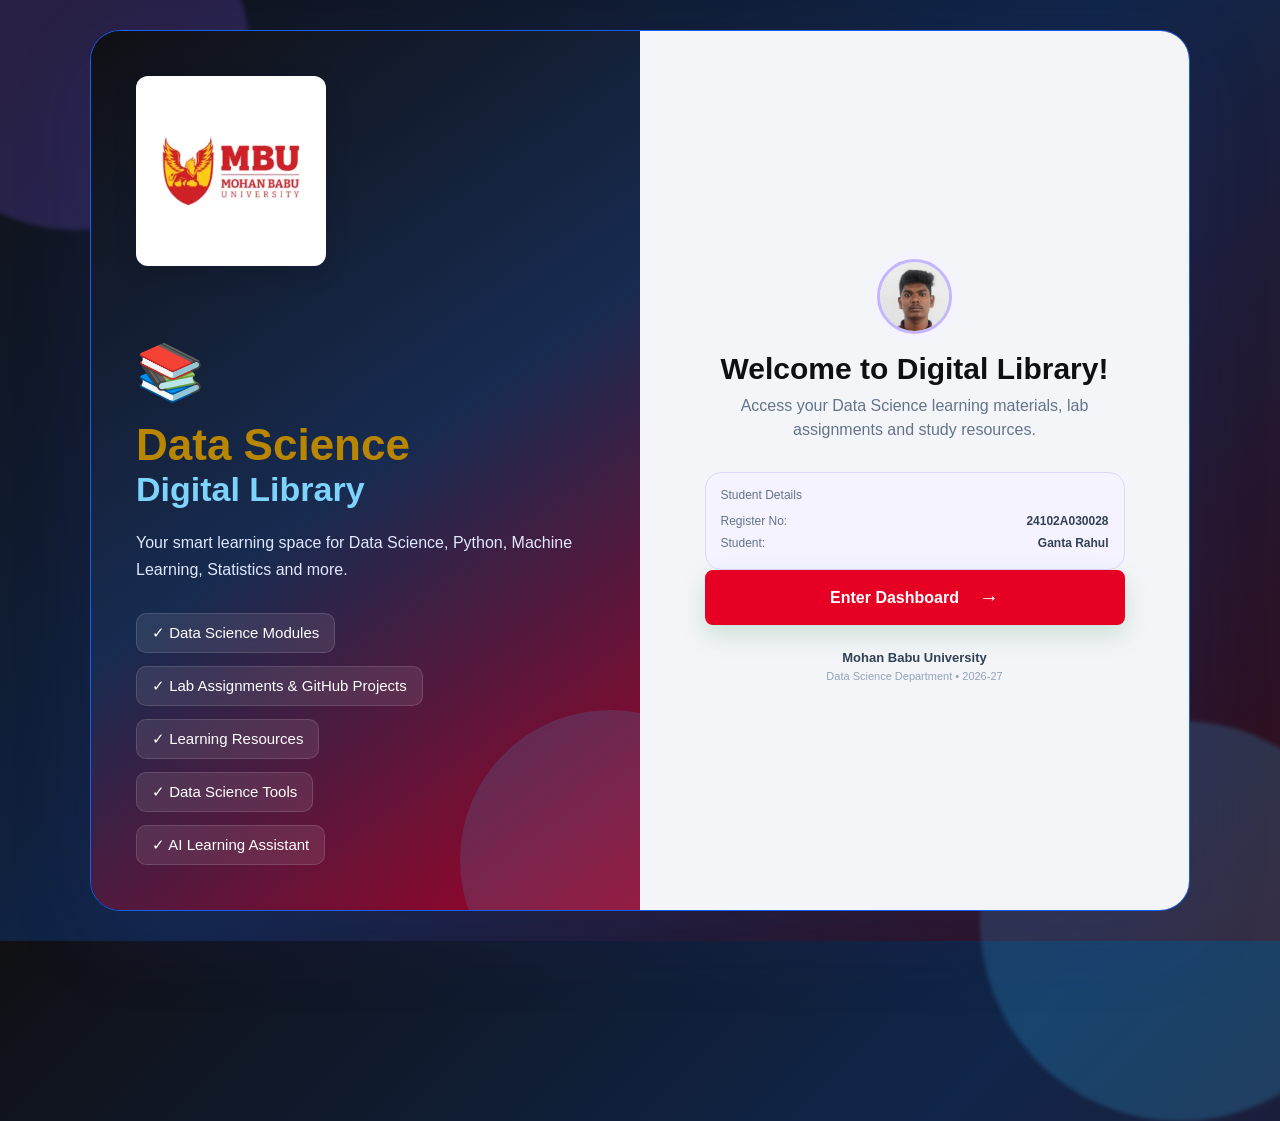
<file: index.html>
<!DOCTYPE html>
<html lang="en">
<head>
    <meta charset="UTF-8">
    <meta name="viewport" content="width=device-width, initial-scale=1.0">
    <title>Data Science Digital Library</title>
    <link rel="stylesheet" href="./script.css">
</head>

<body class="login-page">

    <div class="background-shape shape-one"></div>
    <div class="background-shape shape-two"></div>
    <div class="background-shape shape-three"></div>

    <div class="login-container">

        <!-- LEFT SECTION -->
        <div class="login-left">

            <img
                src="./images/mabu-logo.png"
                class="mbu-logo"
                alt="Mohan Babu University Logo"
                onerror="this.style.display='none';"
            >

            <div class="welcome-content">

                <div class="library-icon">📚</div>

                <h1>Data Science</h1>
                <h2>Digital Library</h2>

                <p>
                    Your smart learning space for Data Science,
                    Python, Machine Learning, Statistics and more.
                </p>

                <div class="feature-list">
                    <div>✓ Data Science Modules</div>
                    <div>✓ Lab Assignments &amp; GitHub Projects</div>
                    <div>✓ Learning Resources</div>
                    <div>✓ Data Science Tools</div>
                    <div>✓ AI Learning Assistant</div>
                </div>

            </div>
        </div>

        <!-- RIGHT SECTION -->
        <div class="login-right">

            <div class="login-card">

                <div class="profile-circle">
                    <img
                        src="./images/profile.jpg"
                        alt="Student Profile"
                        onerror="this.style.display='none';"
                        style="width:100%;height:100%;object-fit:cover;border-radius:50%;"
                    >
                </div>

                <h2>Welcome to Digital Library!</h2>

                <p class="login-subtitle">
                    Access your Data Science learning materials,
                    lab assignments and study resources.
                </p>

                <div class="demo-login">

                    <p>Student Details</p>

                    <div class="demo-details">
                        <span>Register No:</span>
                        <strong>24102A030028</strong>
                    </div>

                    <div class="demo-details">
                        <span>Student:</span>
                        <strong>Ganta Rahul</strong>
                    </div>

                </div>

                <a
                    href="./dashboard.html"
                    class="login-btn"
                    style="display:flex;justify-content:center;align-items:center;gap:10px;text-decoration:none;box-sizing:border-box;"
                >
                    Enter Dashboard <span>→</span>
                </a>

                <div class="login-footer">
                    <p>Mohan Babu University</p>
                    <span>Data Science Department • 2026-27</span>
                </div>

            </div>
        </div>

    </div>

</body>
</html>
</file>
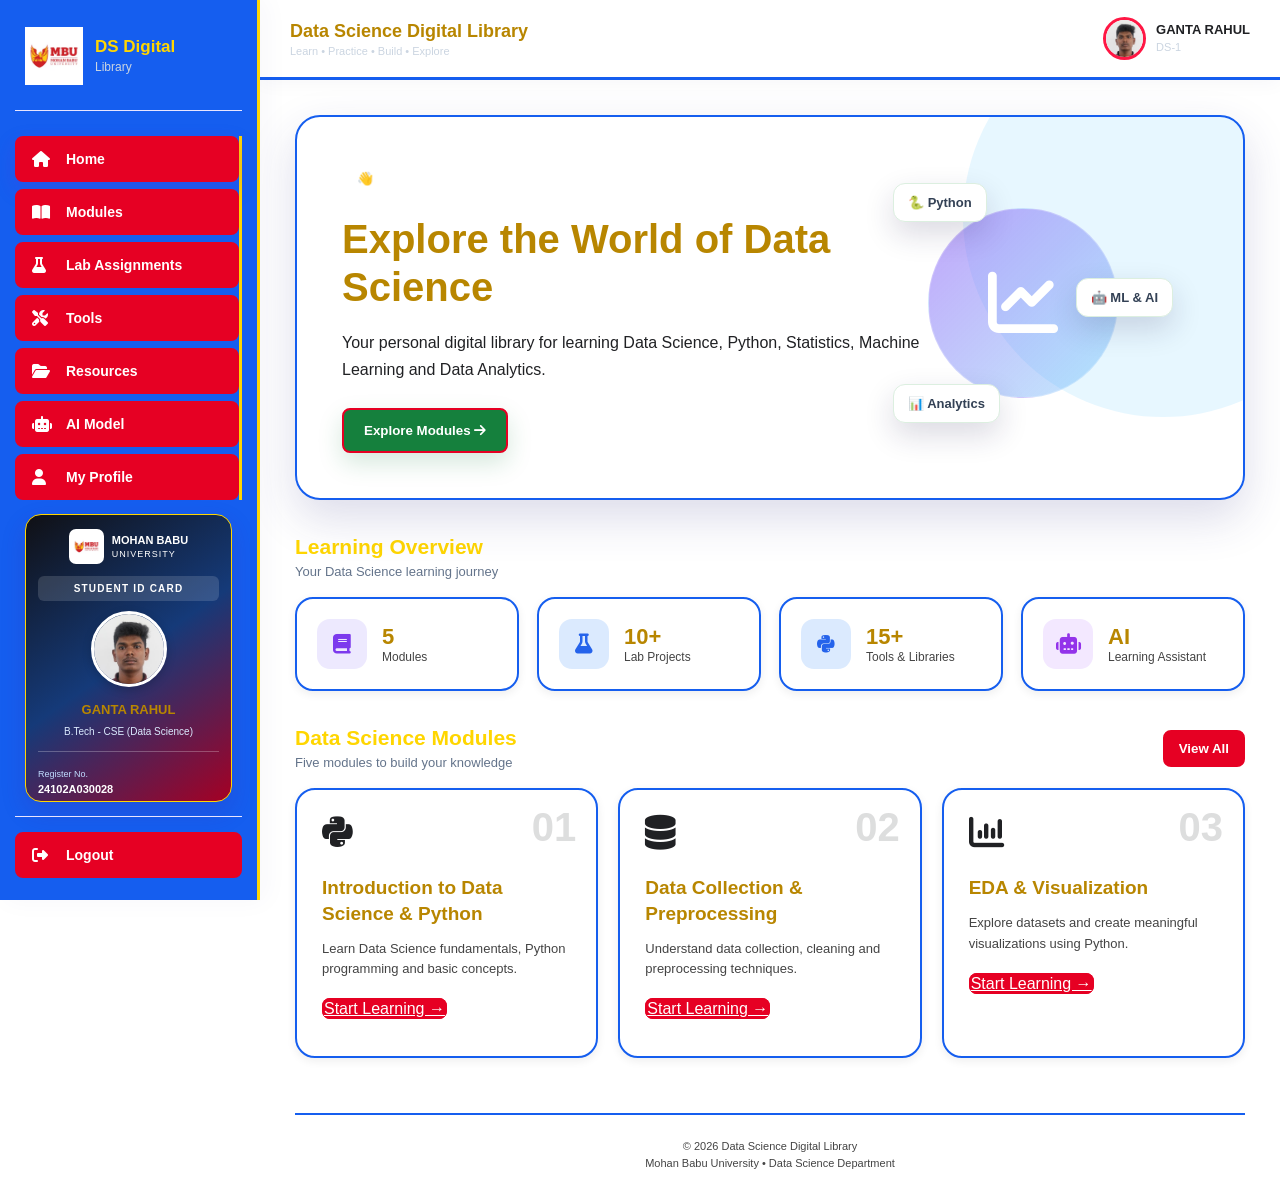
<file: dashboard.html>
<!DOCTYPE html>
<html lang="en">
<head>
    <meta charset="UTF-8">
    <meta name="viewport" content="width=device-width, initial-scale=1.0">

    <title>Data Science Digital Library | Dashboard</title>

    <link rel="stylesheet" href="script.css">

    <link
        rel="stylesheet"
        href="https://cdnjs.cloudflare.com/ajax/libs/font-awesome/6.5.2/css/all.min.css"
    >
</head>

<body class="dashboard-page">

    
<!-- SIDEBAR -->
<aside class="sidebar" id="sidebar">

    <div class="sidebar-logo">
        <img src="images/mabu-logo.png" alt="MBU Logo">
        <div>
            <h3>DS Digital</h3>
            <span>Library</span>
        </div>
    </div>

    <nav class="sidebar-nav">

        <button class="nav-item active" onclick="showSection('home', this)">
            <i class="fa-solid fa-house"></i>
            <span>Home</span>
        </button>

        <button class="nav-item" onclick="showSection('modules', this)">
            <i class="fa-solid fa-book-open"></i>
            <span>Modules</span>
        </button>

        <button class="nav-item" onclick="showSection('labs', this)">
            <i class="fa-solid fa-flask"></i>
            <span>Lab Assignments</span>
        </button>

        <button class="nav-item" onclick="showSection('tools', this)">
            <i class="fa-solid fa-screwdriver-wrench"></i>
            <span>Tools</span>
        </button>

        <button class="nav-item" onclick="showSection('resources', this)">
            <i class="fa-solid fa-folder-open"></i>
            <span>Resources</span>
        </button>

        <button class="nav-item" onclick="showSection('ai', this)">
            <i class="fa-solid fa-robot"></i>
            <span>AI Model</span>
        </button>

        <button class="nav-item" onclick="showSection('profile', this)">
            <i class="fa-solid fa-user"></i>
            <span>My Profile</span>
        </button>

    </nav>

    <!-- STUDENT ID CARD -->
    <div class="sidebar-id-card">

        <div class="id-card-header">
            <img src="images/mabu-logo.png" alt="MBU Logo">
            <div>
                <strong>MOHAN BABU</strong>
                <span>UNIVERSITY</span>
            </div>
        </div>

        <div class="id-card-label">STUDENT ID CARD</div>

        <img
            class="id-card-photo"
            src="images/profile.jpg"
            alt="Navaneeth Profile Photo"
        >

        <h3>GANTA RAHUL</h3>
        <p class="id-card-course">B.Tech - CSE (Data Science)</p>

        <div class="id-card-details">
            <div>
                <span>Register No.</span>
                <strong>24102A030028</strong>
            </div>

            <div>
                <span>Year / Semester</span>
                <strong>III Year / V Sem</strong>
            </div>

            <div>
                <span>Section</span>
                <strong>DS-1</strong>
            </div>

            <div>
                <span>Academic Year</span>
                <strong>2026-27</strong>
            </div>
        </div>

        <div class="id-card-footer">
            <i class="fa-solid fa-graduation-cap"></i>
            DATA SCIENCE DEPARTMENT
        </div>

    </div>

    <div class="sidebar-bottom">
        <button class="nav-item" onclick="logout()">
            <i class="fa-solid fa-right-from-bracket"></i>
            <span>Logout</span>
        </button>
    </div>

</aside>


    <!-- MAIN CONTENT -->
    <main class="main-content">

        <!-- TOP BAR -->
        <header class="topbar">

            <button class="menu-btn" onclick="toggleSidebar()">
                <i class="fa-solid fa-bars"></i>
            </button>


            <div class="topbar-title">

                <h2>Data Science Digital Library</h2>

                <p>
                    Learn • Practice • Build • Explore
                </p>

            </div>


            <div class="topbar-profile" onclick="showSection('profile')">

                <img src="images/profile.jpg" alt="Profile">

                <div>
                    <strong>GANTA RAHUL</strong>
                    <span>DS-1</span>
                </div>

            </div>

        </header>


        <!-- ================= HOME ================= -->

        <section id="home" class="page-section active-section">

            <div class="hero-section">

                <div class="hero-text">

                    <span class="welcome-tag">
                        👋 Welcome Back, GANTA RAHUL!
                    </span>

                    <h1>
                        Explore the World of
                        <span>Data Science</span>
                    </h1>

                    <p>
                        Your personal digital library for learning
                        Data Science, Python, Statistics,
                        Machine Learning and Data Analytics.
                    </p>

                    <button
                        class="primary-btn"
                        onclick="showSection('modules')"
                    >
                        Explore Modules
                        <i class="fa-solid fa-arrow-right"></i>
                    </button>

                </div>


                <div class="hero-visual">

                    <div class="floating-card card-one">
                        🐍
                        <span>Python</span>
                    </div>

                    <div class="floating-card card-two">
                        📊
                        <span>Analytics</span>
                    </div>

                    <div class="floating-card card-three">
                        🤖
                        <span>ML & AI</span>
                    </div>

                    <div class="data-circle">
                        <i class="fa-solid fa-chart-line"></i>
                    </div>

                </div>

            </div>


            <!-- QUICK STATS -->

            <div class="section-heading">

                <div>
                    <h2>Learning Overview</h2>
                    <p>Your Data Science learning journey</p>
                </div>

            </div>


            <div class="stats-grid">

                <div class="stat-card">

                    <div class="stat-icon purple">
                        <i class="fa-solid fa-book"></i>
                    </div>

                    <div>
                        <h3>5</h3>
                        <p>Modules</p>
                    </div>

                </div>


                <div class="stat-card">

                    <div class="stat-icon blue">
                        <i class="fa-solid fa-flask"></i>
                    </div>

                    <div>
                        <h3>10+</h3>
                        <p>Lab Projects</p>
                    </div>

                </div>


                <div class="stat-card">

                    <div class="stat-icon green">
                        <i class="fa-brands fa-python"></i>
                    </div>

                    <div>
                        <h3>15+</h3>
                        <p>Tools & Libraries</p>
                    </div>

                </div>


                <div class="stat-card">

                    <div class="stat-icon orange">
                        <i class="fa-solid fa-robot"></i>
                    </div>

                    <div>
                        <h3>AI</h3>
                        <p>Learning Assistant</p>
                    </div>

                </div>

            </div>


            <!-- MODULE PREVIEW -->

            <div class="section-heading">

                <div>
                    <h2>Data Science Modules</h2>
                    <p>Five modules to build your knowledge</p>
                </div>

                <button
                    class="view-btn"
                    onclick="showSection('modules')"
                >
                    View All
                </button>

            </div>


            
<div class="module-grid">

    <div class="module-card module-purple">
        <div class="module-number">01</div>
        <i class="fa-brands fa-python module-icon"></i>
        <h3>Introduction to Data Science & Python</h3>
        <p>Learn Data Science fundamentals, Python programming and basic concepts.</p>
        <a class="module-btn" href="pdf-reader.html?file=pdfs/module1.pdf&title=Introduction%20to%20Data%20Science%20and%20Python">Start Learning →</a>
    </div>

    <div class="module-card module-blue">
        <div class="module-number">02</div>
        <i class="fa-solid fa-database module-icon"></i>
        <h3>Data Collection & Preprocessing</h3>
        <p>Understand data collection, cleaning and preprocessing techniques.</p>
        <a class="module-btn" href="pdf-reader.html?file=pdfs/module2.pdf&title=Data%20Collection%20and%20Preprocessing">Start Learning →</a>
    </div>

    <div class="module-card module-green">
        <div class="module-number">03</div>
        <i class="fa-solid fa-chart-column module-icon"></i>
        <h3>EDA & Visualization</h3>
        <p>Explore datasets and create meaningful visualizations using Python.</p>
        <a class="module-btn" href="pdf-reader.html?file=pdfs/module3.pdf&title=EDA%20and%20Visualization">Start Learning →</a>
    </div>

</div>


        </section>


        <!-- ================= MODULES ================= -->

        <section id="modules" class="page-section">

            <div class="page-title">

                <span>📚 Learning Path</span>

                <h1>Data Science Modules</h1>

                <p>
                    Complete five modules and build your Data Science skills.
                </p>

            </div>


            <div class="all-module-grid">

                <div class="big-module-card purple-card">

                    <span>MODULE 01</span>

                    <i class="fa-brands fa-python"></i>

                    <h2>
                        Introduction to Data Science & Python
                    </h2>

                    <p>
                        Data Science fundamentals, Python basics,
                        variables, data types, loops, functions,
                        lists and libraries.
                    </p>

                    <div class="topic-tags">
                        <span>Python</span>
                        <span>Data Science</span>
                        <span>NumPy</span>
                    </div>

                    <a class="module-btn"
   href="pdf-reader.html?file=pdfs/module1.pdf&title=Introduction%20to%20Data%20Science%20and%20Python">
    Open Module →
</a>

                </div>


                <div class="big-module-card blue-card">

                    <span>MODULE 02</span>

                    <i class="fa-solid fa-database"></i>

                    <h2>
                        Data Collection & Data Preprocessing
                    </h2>

                    <p>
                        Data sources, data collection,
                        missing values, duplicate data,
                        transformation and cleaning.
                    </p>

                    <div class="topic-tags">
                        <span>Data Collection</span>
                        <span>Pandas</span>
                        <span>Cleaning</span>
                    </div>

                    <a class="module-btn"
   href="pdf-reader.html?file=pdfs/module3.pdf&title=EDA%20and%20Visualization">
    Open Module →
</a>

                </div>


                <div class="big-module-card green-card">

                    <span>MODULE 03</span>

                    <i class="fa-solid fa-chart-pie"></i>

                    <h2>
                        Exploratory Data Analysis & Visualization
                    </h2>

                    <p>
                        Explore datasets, identify patterns,
                        create charts and understand relationships.
                    </p>

                    <div class="topic-tags">
                        <span>EDA</span>
                        <span>Matplotlib</span>
                        <span>Seaborn</span>
                    </div>

                    <a class="module-btn"
   href="pdf-reader.html?file=pdfs/module3.pdf&title=EDA%20and%20Visualization">
    Open Module →
</a>

                </div>


                <div class="big-module-card orange-card">

                    <span>MODULE 04</span>

                    <i class="fa-solid fa-brain"></i>

                    <h2>
                        Statistics & Machine Learning
                    </h2>

                    <p>
                        Statistics concepts, probability,
                        regression, classification and
                        machine learning fundamentals.
                    </p>

                    <div class="topic-tags">
                        <span>Statistics</span>
                        <span>ML</span>
                        <span>Scikit-Learn</span>
                    </div>

                    <a class="module-btn"
   href="pdfs/module4.pdf"
   target="_blank">
    Start Learning →
</a>

                </div>


                <div class="big-module-card pink-card">

                    <span>MODULE 05</span>

                    <i class="fa-solid fa-rocket"></i>

                    <h2>
                        Advanced Data Science & Applications
                    </h2>

                    <p>
                        Advanced analytics, AI applications,
                        real-world projects and modern
                        Data Science techniques.
                    </p>

                    <div class="topic-tags">
                        <span>AI</span>
                        <span>Advanced ML</span>
                        <span>Projects</span>
                    </div>

                    <a class="module-btn"
   href="pdf-reader.html?file=pdfs/module5.pdf&title=Advanced%20Data%20Science%20and%20Applications">
    Open Module →
</a>
                </div>

            </div>

        </section>


        <!-- ================= LABS ================= -->

        <section id="labs" class="page-section">

            <div class="page-title">

                <span>💻 Practical Learning</span>

                <h1>Lab Assignments</h1>

                <p>
                    Access your Data Science laboratory experiments
                    and GitHub projects.
                </p>

            </div>


            <div class="lab-grid">

                <div class="lab-card">

                    <div class="lab-number">
                        EXP 01
                    </div>

                    <div class="lab-icon">
                        📊
                    </div>

                    <h3>
                        CSV Data Analysis
                    </h3>

                    <p>
                        Read and analyze CSV datasets using Pandas.
                    </p>

                    
<a href="https://github.com/navaneethvaradi2006-cpu/dsprojects/tree/main/Experiment-1-CSV"
   target="_blank" rel="noopener noreferrer">
    <i class="fa-brands fa-github"></i>
    View Code →
</a>


                </div>


                <div class="lab-card">

                    <div class="lab-number">
                        EXP 02
                    </div>

                    <div class="lab-icon">
                        🗂️
                    </div>

                    <h3>
                        JSON Data Handling
                    </h3>

                    <p>
                        Read, process and analyze JSON data.
                    </p>

                    
<a href="https://github.com/navaneethvaradi2006-cpu/dsprojects/tree/main/Experiment-2-JSON"
   target="_blank" rel="noopener noreferrer">
    <i class="fa-brands fa-github"></i>
    View Code →
</a>


                </div>


                <div class="lab-card">

                    <div class="lab-number">
                        EXP 03
                    </div>

                    <div class="lab-icon">
                        📗
                    </div>

                    <h3>
                        Excel Data Analysis
                    </h3>

                    <p>
                        Work with Excel files and perform data analysis.
                    </p>

                    
<a href="https://github.com/navaneethvaradi2006-cpu/dsprojects/tree/main/Experiment-3-Excel"
   target="_blank" rel="noopener noreferrer">
    <i class="fa-brands fa-github"></i>
    View Code →
</a>


                </div>


                <div class="lab-card">

                    <div class="lab-number">
                        EXP 04
                    </div>

                    <div class="lab-icon">
                        🛢️
                    </div>

                    <h3>
                        Database & SQL
                    </h3>

                    <p>
                        Perform database operations using Python and SQL.
                    </p>

                    
<a href="https://github.com/navaneethvaradi2006-cpu/dsprojects/tree/main/Experiment-4-Database"
   target="_blank" rel="noopener noreferrer">
    <i class="fa-brands fa-github"></i>
    View Code →
</a>


                </div>


                <div class="lab-card">

                    <div class="lab-number">
                        EXP 05
                    </div>

                    <div class="lab-icon">
                        🔄
                    </div>

                    <h3>
                        Data Wrangling
                    </h3>

                    <p>
                        Perform merging, indexing and transformation
                        operations.
                    </p>

                    
<a href="https://github.com/navaneethvaradi2006-cpu/dsprojects/tree/main/Experiment-5-Data-Wrangling"
   target="_blank" rel="noopener noreferrer">
    <i class="fa-brands fa-github"></i>
    View Code →
</a>


                </div>


                <div class="lab-card">

                    <div class="lab-number">
                        PROJECT
                    </div>

                    <div class="lab-icon">
                        🚀
                    </div>

                    <h3>
                        Data Science Projects
                    </h3>

                    <p>
                        Explore complete Data Science projects
                        and implementations.
                    </p>

                    
<div class="lab-card">
    <div class="lab-number">04</div>
    <div class="lab-icon">💻</div>
    <h3>Experiment 4</h3>
    <p>Explore Experiment 4 source code and files.</p>
    <a href="https://github.com/navaneethvaradi2006-cpu/dsprojects/tree/main/4th"
       target="_blank" rel="noopener noreferrer">
        <i class="fa-brands fa-github"></i>
        View Code →
    </a>
</div>

<div class="lab-card">
    <div class="lab-number">5TH</div>
    <div class="lab-icon">🚀</div>
    <h3>5th Semester Experiments</h3>
    <p>Open your fifth semester experiment files and source code.</p>
    <a href="https://github.com/navaneethvaradi2006-cpu/dsprojects/tree/main/5th"
       target="_blank" rel="noopener noreferrer">
        <i class="fa-brands fa-github"></i>
        View Code →
    </a>
</div>


                </div>

            </div>

        </section>


        <!-- ================= TOOLS ================= -->

        <section id="tools" class="page-section">

            <div class="page-title">

                <span>🛠️ Developer Toolkit</span>

                <h1>Data Science Tools</h1>

                <p>
                    Popular tools and technologies used in Data Science.
                </p>

            </div>


            <div class="tools-grid">

                
<div class="tool-card"
     onclick="location.href='tool-lab.html?tool=Python'"
     style="cursor: pointer;">

    <div class="tool-icon">🐍</div>
    <h3>Python</h3>
    <p>Programming language for Data Science.</p>
    <button type="button"
            onclick="event.stopPropagation(); location.href='tool-lab.html?tool=Python'">
        Open Code Editor →
    </button>

</div>


                <div class="tool-card"
     onclick="location.href='tool-lab.html?tool=NumPy'"
     style="cursor: pointer;">
                    <strong class="tool-text">NP</strong>
                    <h3>NumPy</h3>
                    <p>Numerical computing and array operations.</p>
                </div>

                <div class="tool-card"
     onclick="location.href='tool-lab.html?tool=Pandas'"
     style="cursor: pointer;">
                    <strong class="tool-text">PD</strong>
                    <h3>Pandas</h3>
                    <p>Data manipulation and analysis.</p>
                </div>

                
<div class="tool-card"
     onclick="location.href='tool-lab.html?tool=Matplotlib'"
     style="cursor: pointer;">
    <i class="fa-solid fa-chart-column"></i>
    <h3>Matplotlib</h3>
    <p>Data visualization and plotting.</p>
</div>


                <
<div class="tool-card"
     onclick="location.href='tool-lab.html?tool=Seaborn'"
     style="cursor: pointer;">
    <i class="fa-solid fa-chart-area"></i>
    <h3>Seaborn</h3>
    <p>Statistical data visualization.</p>
</div>


                
<div class="tool-card"
     onclick="location.href='tool-lab.html?tool=Scikit-Learn'"
     style="cursor: pointer;">
    <i class="fa-solid fa-brain"></i>
    <h3>Scikit-Learn</h3>
    <p>Machine Learning algorithms.</p>
</div>


                
<div class="tool-card"
     onclick="window.open('https://github.com/navaneethvaradi2006-cpu/dsprojects', '_blank')"
     style="cursor: pointer;">
    <i class="fa-brands fa-github"></i>
    <h3>GitHub</h3>
    <p>Code hosting and project management.</p>
</div>


                <
<div class="tool-card"
     onclick="location.href='tool-lab.html?tool=SQL'"
     style="cursor: pointer;">
    <i class="fa-solid fa-database"></i>
    <h3>SQL</h3>
    <p>Database querying and management.</p>
</div>


            </div>

        </section>


        
<!-- ================= RESOURCES ================= -->

<section id="resources" class="page-section">

    <div class="page-title">
        <span>📖 Study Materials</span>
        <h1>Learning Resources</h1>
        <p>Learn, practice and build your Data Science skills.</p>
    </div>

    <div class="resource-grid">

        <!-- PDF NOTES -->

        <div class="resource-card">
            <div class="resource-icon">📘</div>
            <h3>Python Notes</h3>
            <p>Python basics, syntax, functions, lists and dictionaries.</p>
            <a href="pdf/python_notes.pdf" target="_blank">Open PDF →</a>
        </div>

        <div class="resource-card">
            <div class="resource-icon">📊</div>
            <h3>Data Science Notes</h3>
            <p>Data analysis, cleaning, statistics and Data Science concepts.</p>
            <a href="pdf/data_science_notes.pdf" target="_blank">Open PDF →</a>
        </div>

        <div class="resource-card">
            <div class="resource-icon">🤖</div>
            <h3>Machine Learning Notes</h3>
            <p>ML algorithms, training, testing and evaluation.</p>
            <a href="pdf/machine_learning_notes.pdf" target="_blank">Open PDF →</a>
        </div>

        <div class="resource-card">
            <div class="resource-icon">📝</div>
            <h3>Exam Preparation</h3>
            <p>Revision notes, important concepts and practice questions.</p>
            <a href="pdf/exam_preparation_notes.pdf" target="_blank">Open PDF →</a>
        </div>

        <!-- YOUTUBE TUTORIALS -->

        <div class="resource-card">
            <div class="resource-icon">🐍</div>
            <h3>Python Programming</h3>
            <p>Learn Python from basics to functions and practical programs.</p>
            <a href="https://www.youtube.com/results?search_query=freeCodeCamp+Python+full+course+beginners" target="_blank" rel="noopener noreferrer">Watch Tutorial ▶</a>
        </div>

        <div class="resource-card">
            <div class="resource-icon">📈</div>
            <h3>Data Science Fundamentals</h3>
            <p>Learn NumPy, Pandas and the Data Science workflow.</p>
            <a href="https://www.youtube.com/results?search_query=Python+Data+Science+full+course+NumPy+Pandas" target="_blank" rel="noopener noreferrer">Watch Tutorial ▶</a>
        </div>

        <div class="resource-card">
            <div class="resource-icon">📂</div>
            <h3>CSV, JSON and Excel</h3>
            <p>Practice reading and processing different file formats with Python.</p>
            <a href="https://www.youtube.com/results?search_query=Python+Pandas+CSV+JSON+Excel+tutorial" target="_blank" rel="noopener noreferrer">Watch Tutorial ▶</a>
        </div>

        <div class="resource-card">
            <div class="resource-icon">🗄️</div>
            <h3>Database Connectivity</h3>
            <p>Learn SQL, SQLite and database operations using Python.</p>
            <a href="https://www.youtube.com/results?search_query=Python+SQLite+database+connectivity+tutorial" target="_blank" rel="noopener noreferrer">Watch Tutorial ▶</a>
        </div>

        <div class="resource-card">
            <div class="resource-icon">🔄</div>
            <h3>Data Wrangling</h3>
            <p>Learn data cleaning, merging, reshaping and combining datasets.</p>
            <a href="https://www.youtube.com/results?search_query=Pandas+data+wrangling+merge+stack+unstack+tutorial" target="_blank" rel="noopener noreferrer">Watch Tutorial ▶</a>
        </div>

        <div class="resource-card">
            <div class="resource-icon">📊</div>
            <h3>EDA and Visualization</h3>
            <p>Explore datasets and create charts using Matplotlib and Seaborn.</p>
            <a href="https://www.youtube.com/results?search_query=Python+EDA+Matplotlib+Seaborn+beginner+tutorial" target="_blank" rel="noopener noreferrer">Watch Tutorial ▶</a>
        </div>

        <div class="resource-card">
            <div class="resource-icon">🧠</div>
            <h3>Machine Learning Practical</h3>
            <p>Learn ML concepts, algorithms and model evaluation.</p>
            <a href="https://www.youtube.com/results?search_query=scikit-learn+machine+learning+beginner+tutorial" target="_blank" rel="noopener noreferrer">Watch Tutorial ▶</a>
        </div>

        <div class="resource-card">
            <div class="resource-icon">🎯</div>
            <h3>Exam Revision</h3>
            <p>Revise Python, Pandas and Data Science topics for examinations.</p>
            <a href="https://www.youtube.com/results?search_query=Python+Pandas+Data+Science+exam+revision" target="_blank" rel="noopener noreferrer">Watch Tutorial ▶</a>
        </div>

        <div class="resource-card">
            <div class="resource-icon">🐙</div>
            <h3>Git and GitHub</h3>
            <p>Learn to manage code, upload experiments and maintain projects.</p>
            <a href="https://www.youtube.com/results?search_query=Git+GitHub+VS+Code+beginner+tutorial" target="_blank" rel="noopener noreferrer">Watch Tutorial ▶</a>
        </div>

    </div>

</section>


        <!-- ================= AI ================= -->

        <section id="ai" class="page-section">

            <div class="ai-container">

                <div class="ai-icon">
                    🤖
                </div>

                <h1>
                    Data Science AI Assistant
                </h1>

                <p>
                    Your intelligent learning companion for
                    Data Science questions, coding and concepts.
                </p>


                <div class="ai-chat">

                    <div class="ai-message">
                        <strong>🤖 AI Assistant</strong>

                        <p>
                            Hi GANTA RAHUL! 👋
                            Ask me anything about Data Science,
                            Python, Statistics or Machine Learning.
                        </p>
                    </div>


                    <div class="ai-input">

                        <input
                            type="text"
                            id="aiQuestion"
                            placeholder="Ask your Data Science question..."
                        >

                        <button onclick="askAI()">
                            <i class="fa-solid fa-paper-plane"></i>
                        </button>

                    </div>

                </div>

            </div>

        </section>


        <!-- ================= PROFILE ================= -->

        <section id="profile" class="page-section">

            <div class="page-title">

                <span>👤 Student Account</span>

                <h1>My Profile</h1>

                <p>
                    Student academic and personal information.
                </p>

            </div>


            <div class="profile-layout">

                <div class="profile-card">

                    <img src="images/profile.jpg" alt="Profile">

                    <h2>
                        GANTA RAHUL
                    </h2>

                    <p>
                        CSE - Data Science
                    </p>

                    <span class="student-badge">
                        DS-1
                    </span>

                </div>


                <div class="details-card">

                    <h2>
                        Student Details
                    </h2>


                    <div class="details-grid">

                        <div class="detail-item">
                            <span>Name</span>
                            <strong>GANTA RAHUL</strong>
                        </div>

                        <div class="detail-item">
                            <span>Register Number</span>
                            <strong>24102A030028</strong>
                        </div>

                        <div class="detail-item">
                            <span>College / University</span>
                            <strong>Mohan Babu University</strong>
                        </div>

                        <div class="detail-item">
                            <span>Course</span>
                            <strong>B.Tech</strong>
                        </div>

                        <div class="detail-item">
                            <span>Branch</span>
                            <strong>CSE - DS</strong>
                        </div>

                        <div class="detail-item">
                            <span>Year</span>
                            <strong>3rd Year</strong>
                        </div>

                        <div class="detail-item">
                            <span>Semester</span>
                            <strong>V Semester</strong>
                        </div>

                        <div class="detail-item">
                            <span>Section</span>
                            <strong>DS-1</strong>
                        </div>

                        <div class="detail-item">
                            <span>Academic Year</span>
                            <strong>2026-27</strong>
                        </div>

                        <div class="detail-item">
                            <span>Department</span>
                            <strong>Data Science</strong>
                        </div>

                    </div>


                    <div class="faculty-box">

                        <div class="faculty-icon">
                            👨‍🏫
                        </div>

                        <div>
                            <span>Faculty / Lecturer</span>
                            <strong>BOSU BABU SIR</strong>
                            <small>Subject: DATA SCIENCE</small>
                        </div>

                    </div>

                </div>

            </div>

        </section>


        <!-- FOOTER -->

        <footer class="dashboard-footer">

            <p>
                © 2026 Data Science Digital Library
            </p>

            <span>
                Mohan Babu University • Data Science Department
            </span>

        </footer>

    </main>


    <script src="script.js"></script>

</body>
</html>
</file>
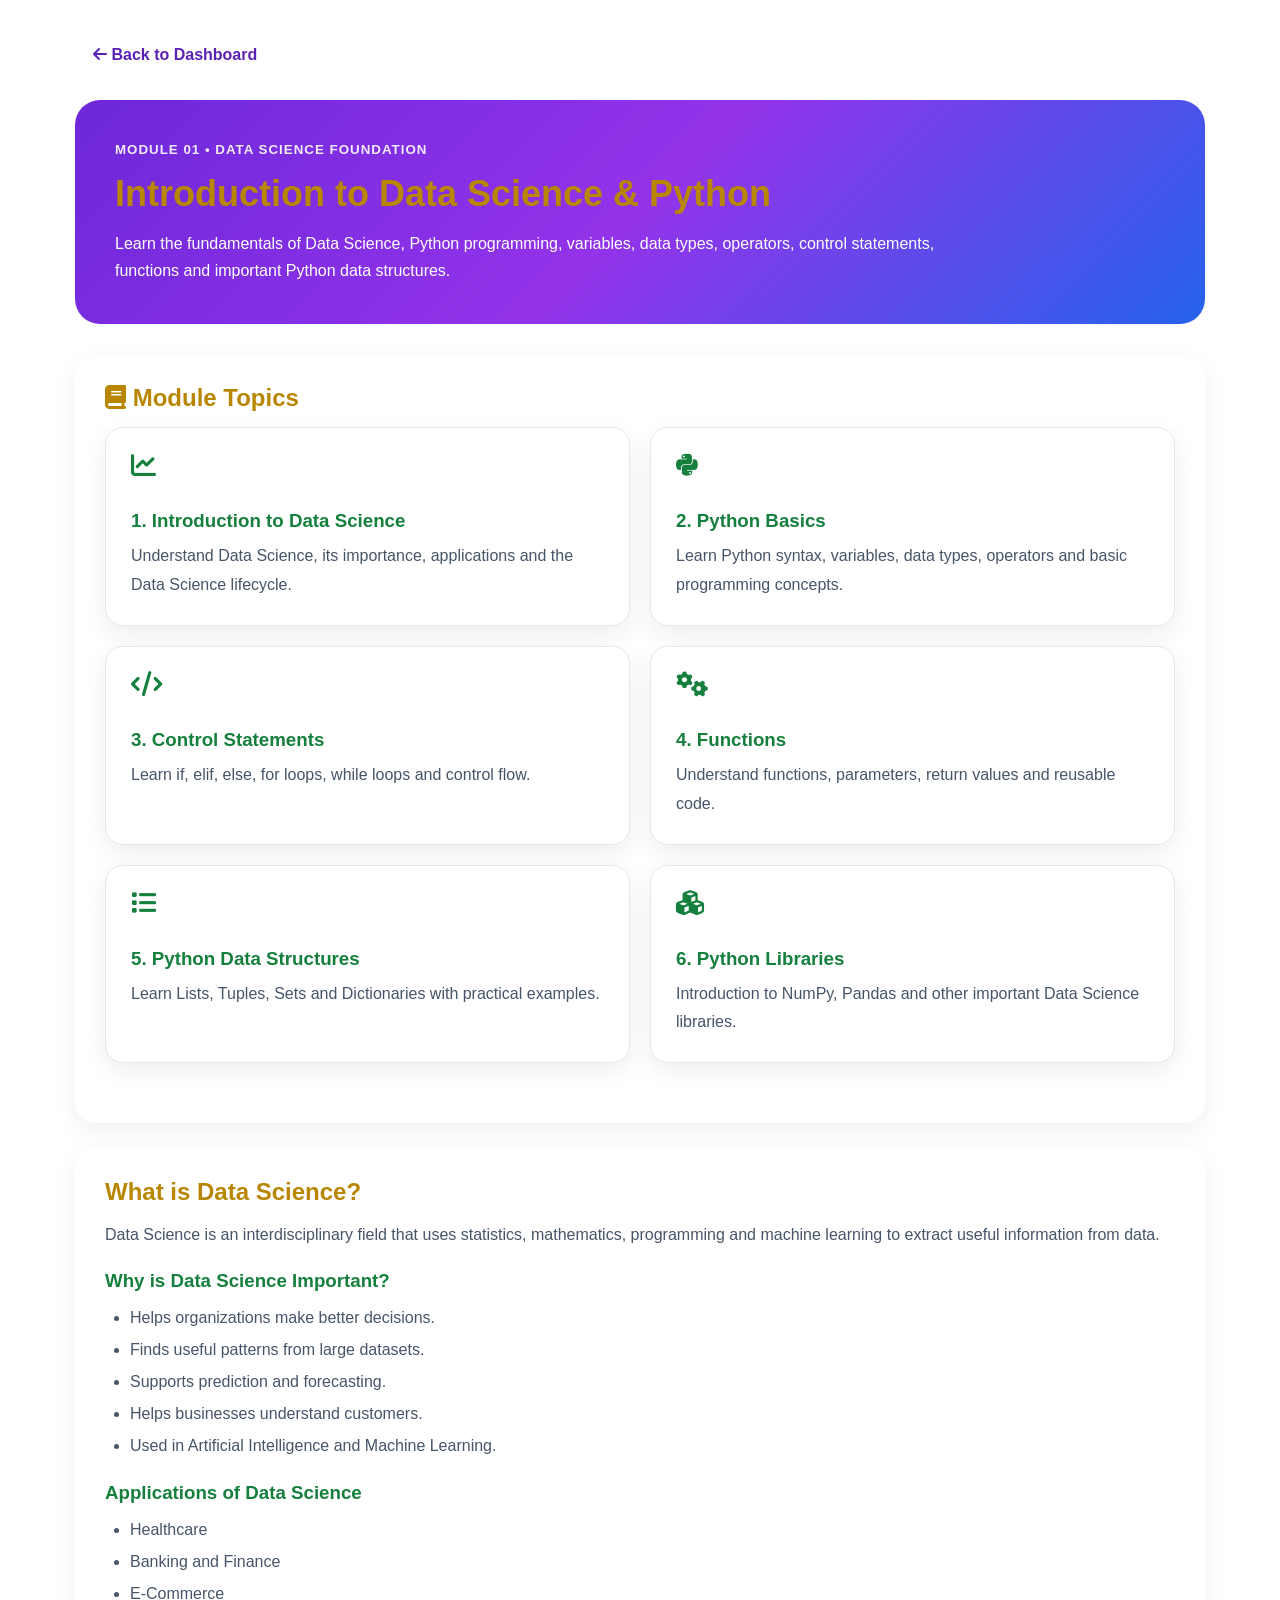
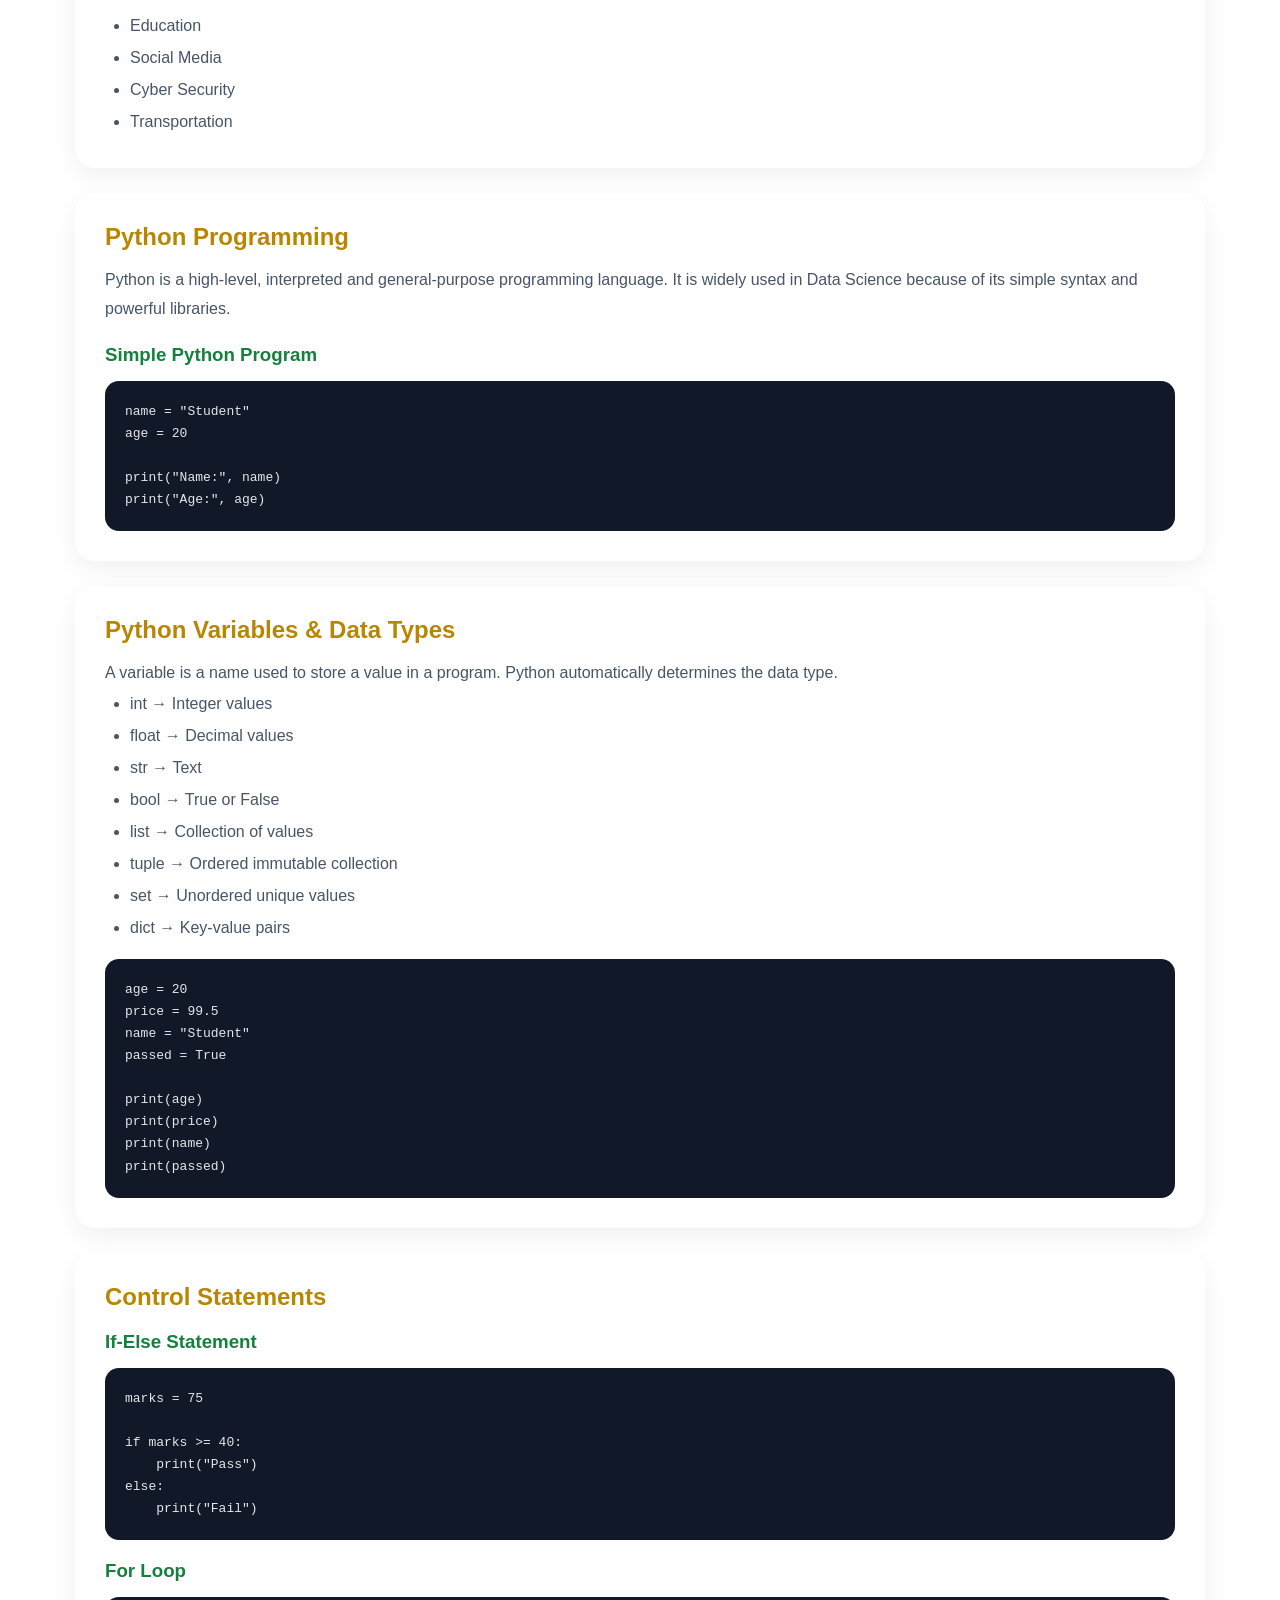
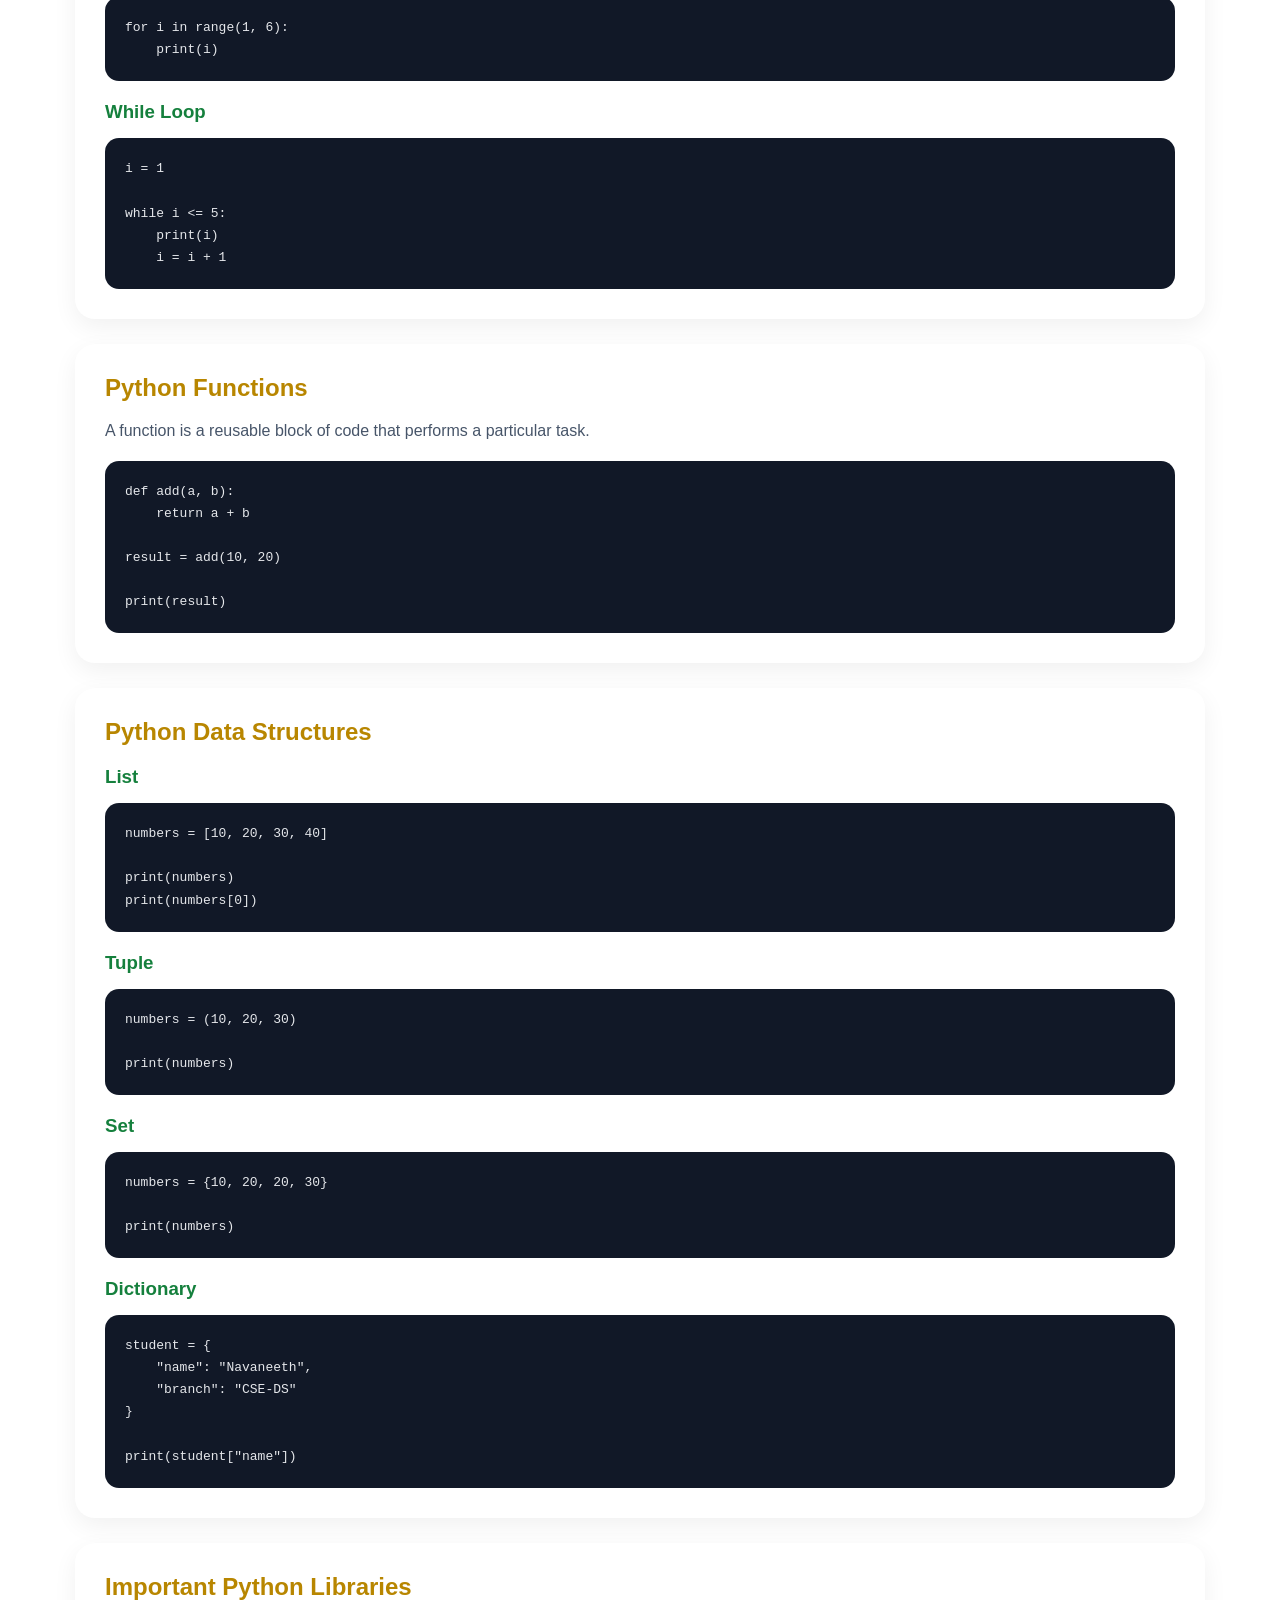
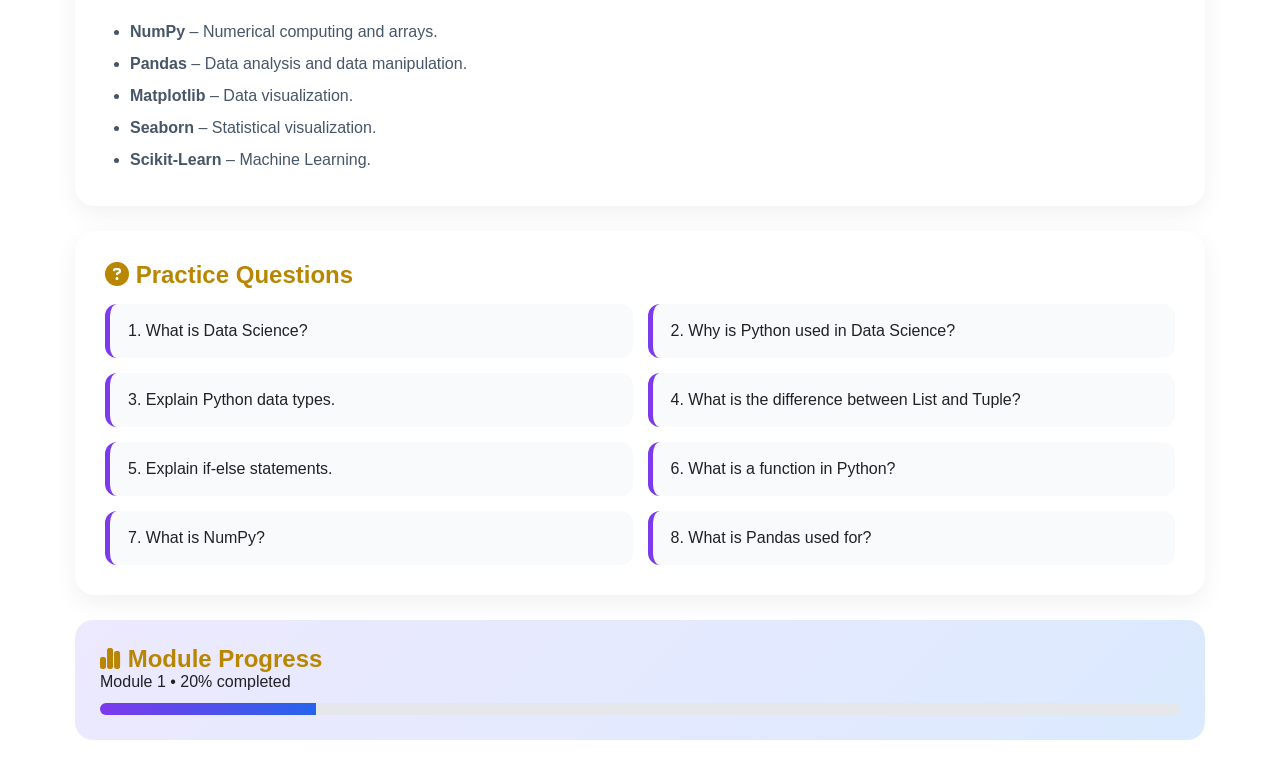
<file: module1.html>
<!DOCTYPE html>
<html lang="en">
<head>
    <meta charset="UTF-8">
    <meta name="viewport" content="width=device-width, initial-scale=1.0">

    <title>Module 1 | Data Science Digital Library</title>

    <link rel="stylesheet"
          href="https://cdnjs.cloudflare.com/ajax/libs/font-awesome/6.5.2/css/all.min.css">

    <link rel="stylesheet" href="script.css">

    <style>

        .module-page {
            padding: 35px;
            max-width: 1200px;
            margin: auto;
        }

        .module-header {
            background: linear-gradient(135deg, #6d28d9, #9333ea, #2563eb);
            color: white;
            padding: 40px;
            border-radius: 25px;
            margin-bottom: 30px;
        }

        .module-header small {
            font-weight: bold;
            letter-spacing: 1px;
            opacity: 0.9;
        }

        .module-header h1 {
            font-size: 36px;
            margin: 15px 0;
        }

        .module-header p {
            font-size: 16px;
            line-height: 1.7;
            max-width: 850px;
        }

        .back-btn {
            display: inline-block;
            margin-bottom: 25px;
            padding: 11px 18px;
            background: white;
            color: #5b21b6;
            border-radius: 10px;
            text-decoration: none;
            font-weight: 600;
        }

        .topic-grid {
            display: grid;
            grid-template-columns: repeat(2, 1fr);
            gap: 20px;
            margin-bottom: 30px;
        }

        .topic-card {
            background: white;
            padding: 25px;
            border-radius: 18px;
            box-shadow: 0 8px 25px rgba(0,0,0,0.07);
            border: 1px solid #eee;
        }

        .topic-card i {
            font-size: 25px;
            color: #7c3aed;
            margin-bottom: 12px;
        }

        .topic-card h3 {
            color: #172554;
            margin-bottom: 10px;
        }

        .topic-card p {
            color: #64748b;
            line-height: 1.6;
        }

        .content-box {
            background: white;
            padding: 30px;
            border-radius: 20px;
            margin-bottom: 25px;
            box-shadow: 0 8px 25px rgba(0,0,0,0.06);
        }

        .content-box h2 {
            color: #172554;
            margin-bottom: 15px;
        }

        .content-box h3 {
            color: #6d28d9;
            margin-top: 20px;
            margin-bottom: 10px;
        }

        .content-box p {
            color: #475569;
            line-height: 1.8;
        }

        .content-box ul {
            padding-left: 25px;
            color: #475569;
            line-height: 2;
        }

        .code-box {
            background: #111827;
            color: #e5e7eb;
            padding: 20px;
            border-radius: 14px;
            overflow-x: auto;
            margin-top: 15px;
            font-family: Consolas, monospace;
            line-height: 1.7;
        }

        .practice-grid {
            display: grid;
            grid-template-columns: repeat(2, 1fr);
            gap: 15px;
        }

        .question {
            background: #f8fafc;
            padding: 18px;
            border-radius: 12px;
            border-left: 5px solid #7c3aed;
        }

        .progress-box {
            background: linear-gradient(135deg, #ede9fe, #dbeafe);
            padding: 25px;
            border-radius: 18px;
            margin-top: 25px;
        }

        .progress-bar {
            width: 100%;
            height: 12px;
            background: #e5e7eb;
            border-radius: 20px;
            overflow: hidden;
            margin-top: 12px;
        }

        .progress-fill {
            width: 20%;
            height: 100%;
            background: linear-gradient(90deg, #7c3aed, #2563eb);
        }

        @media (max-width: 800px) {

            .module-page {
                padding: 20px;
            }

            .topic-grid,
            .practice-grid {
                grid-template-columns: 1fr;
            }

            .module-header h1 {
                font-size: 28px;
            }

        }

    </style>
</head>

<body>

<div class="module-page">

    <a href="dashboard.html" class="back-btn">
        <i class="fa-solid fa-arrow-left"></i>
        Back to Dashboard
    </a>


    <!-- HEADER -->

    <div class="module-header">

        <small>MODULE 01 • DATA SCIENCE FOUNDATION</small>

        <h1>
            Introduction to Data Science & Python
        </h1>

        <p>
            Learn the fundamentals of Data Science, Python programming,
            variables, data types, operators, control statements,
            functions and important Python data structures.
        </p>

    </div>


    <!-- TOPICS -->

    <div class="content-box">

        <h2>
            <i class="fa-solid fa-book"></i>
            Module Topics
        </h2>

        <div class="topic-grid">

            <div class="topic-card">
                <i class="fa-solid fa-chart-line"></i>
                <h3>1. Introduction to Data Science</h3>
                <p>
                    Understand Data Science, its importance,
                    applications and the Data Science lifecycle.
                </p>
            </div>

            <div class="topic-card">
                <i class="fa-brands fa-python"></i>
                <h3>2. Python Basics</h3>
                <p>
                    Learn Python syntax, variables, data types,
                    operators and basic programming concepts.
                </p>
            </div>

            <div class="topic-card">
                <i class="fa-solid fa-code"></i>
                <h3>3. Control Statements</h3>
                <p>
                    Learn if, elif, else, for loops,
                    while loops and control flow.
                </p>
            </div>

            <div class="topic-card">
                <i class="fa-solid fa-gears"></i>
                <h3>4. Functions</h3>
                <p>
                    Understand functions, parameters,
                    return values and reusable code.
                </p>
            </div>

            <div class="topic-card">
                <i class="fa-solid fa-list"></i>
                <h3>5. Python Data Structures</h3>
                <p>
                    Learn Lists, Tuples, Sets and Dictionaries
                    with practical examples.
                </p>
            </div>

            <div class="topic-card">
                <i class="fa-solid fa-cubes"></i>
                <h3>6. Python Libraries</h3>
                <p>
                    Introduction to NumPy, Pandas and other
                    important Data Science libraries.
                </p>
            </div>

        </div>

    </div>


    <!-- DATA SCIENCE -->

    <div class="content-box">

        <h2>What is Data Science?</h2>

        <p>
            Data Science is an interdisciplinary field that uses
            statistics, mathematics, programming and machine learning
            to extract useful information from data.
        </p>

        <h3>Why is Data Science Important?</h3>

        <ul>
            <li>Helps organizations make better decisions.</li>
            <li>Finds useful patterns from large datasets.</li>
            <li>Supports prediction and forecasting.</li>
            <li>Helps businesses understand customers.</li>
            <li>Used in Artificial Intelligence and Machine Learning.</li>
        </ul>

        <h3>Applications of Data Science</h3>

        <ul>
            <li>Healthcare</li>
            <li>Banking and Finance</li>
            <li>E-Commerce</li>
            <li>Education</li>
            <li>Social Media</li>
            <li>Cyber Security</li>
            <li>Transportation</li>
        </ul>

    </div>


    <!-- PYTHON -->

    <div class="content-box">

        <h2>Python Programming</h2>

        <p>
            Python is a high-level, interpreted and general-purpose
            programming language. It is widely used in Data Science
            because of its simple syntax and powerful libraries.
        </p>

        <h3>Simple Python Program</h3>

        <div class="code-box">
<pre>
name = "Student"
age = 20

print("Name:", name)
print("Age:", age)
</pre>
        </div>

    </div>


    <!-- DATA TYPES -->

    <div class="content-box">

        <h2>Python Variables & Data Types</h2>

        <p>
            A variable is a name used to store a value in a program.
            Python automatically determines the data type.
        </p>

        <ul>
            <li>int → Integer values</li>
            <li>float → Decimal values</li>
            <li>str → Text</li>
            <li>bool → True or False</li>
            <li>list → Collection of values</li>
            <li>tuple → Ordered immutable collection</li>
            <li>set → Unordered unique values</li>
            <li>dict → Key-value pairs</li>
        </ul>

        <div class="code-box">
<pre>
age = 20
price = 99.5
name = "Student"
passed = True

print(age)
print(price)
print(name)
print(passed)
</pre>
        </div>

    </div>


    <!-- CONTROL STATEMENTS -->

    <div class="content-box">

        <h2>Control Statements</h2>

        <h3>If-Else Statement</h3>

        <div class="code-box">
<pre>
marks = 75

if marks >= 40:
    print("Pass")
else:
    print("Fail")
</pre>
        </div>

        <h3>For Loop</h3>

        <div class="code-box">
<pre>
for i in range(1, 6):
    print(i)
</pre>
        </div>

        <h3>While Loop</h3>

        <div class="code-box">
<pre>
i = 1

while i <= 5:
    print(i)
    i = i + 1
</pre>
        </div>

    </div>


    <!-- FUNCTIONS -->

    <div class="content-box">

        <h2>Python Functions</h2>

        <p>
            A function is a reusable block of code that performs
            a particular task.
        </p>

        <div class="code-box">
<pre>
def add(a, b):
    return a + b

result = add(10, 20)

print(result)
</pre>
        </div>

    </div>


    <!-- DATA STRUCTURES -->

    <div class="content-box">

        <h2>Python Data Structures</h2>

        <h3>List</h3>

        <div class="code-box">
<pre>
numbers = [10, 20, 30, 40]

print(numbers)
print(numbers[0])
</pre>
        </div>

        <h3>Tuple</h3>

        <div class="code-box">
<pre>
numbers = (10, 20, 30)

print(numbers)
</pre>
        </div>

        <h3>Set</h3>

        <div class="code-box">
<pre>
numbers = {10, 20, 20, 30}

print(numbers)
</pre>
        </div>

        <h3>Dictionary</h3>

        <div class="code-box">
<pre>
student = {
    "name": "Navaneeth",
    "branch": "CSE-DS"
}

print(student["name"])
</pre>
        </div>

    </div>


    <!-- LIBRARIES -->

    <div class="content-box">

        <h2>Important Python Libraries</h2>

        <ul>
            <li><b>NumPy</b> – Numerical computing and arrays.</li>
            <li><b>Pandas</b> – Data analysis and data manipulation.</li>
            <li><b>Matplotlib</b> – Data visualization.</li>
            <li><b>Seaborn</b> – Statistical visualization.</li>
            <li><b>Scikit-Learn</b> – Machine Learning.</li>
        </ul>

    </div>


    <!-- PRACTICE -->

    <div class="content-box">

        <h2>
            <i class="fa-solid fa-circle-question"></i>
            Practice Questions
        </h2>

        <div class="practice-grid">

            <div class="question">
                1. What is Data Science?
            </div>

            <div class="question">
                2. Why is Python used in Data Science?
            </div>

            <div class="question">
                3. Explain Python data types.
            </div>

            <div class="question">
                4. What is the difference between List and Tuple?
            </div>

            <div class="question">
                5. Explain if-else statements.
            </div>

            <div class="question">
                6. What is a function in Python?
            </div>

            <div class="question">
                7. What is NumPy?
            </div>

            <div class="question">
                8. What is Pandas used for?
            </div>

        </div>

    </div>


    <!-- PROGRESS -->

    <div class="progress-box">

        <h2>
            <i class="fa-solid fa-chart-simple"></i>
            Module Progress
        </h2>

        <p>
            Module 1 • 20% completed
        </p>

        <div class="progress-bar">
            <div class="progress-fill"></div>
        </div>

    </div>

</div>


<script src="script.js"></script>

</body>
</html>
</file>
<file: script.css>
* {
    margin: 0;
    padding: 0;
    box-sizing: border-box;
}

body {
    font-family: Arial, Helvetica, sans-serif;
}

.login-page {
    min-height: 100vh;
    display: flex;
    align-items: center;
    justify-content: center;
    padding: 30px;
    position: relative;
    overflow: hidden;
    background: linear-gradient(
        135deg,
        #eef7ff,
        #f5efff,
        #e9fff8
    );
}

.background-shape {
    position: absolute;
    border-radius: 50%;
    filter: blur(2px);
    opacity: 0.55;
}

.shape-one {
    width: 350px;
    height: 350px;
    background: #8b5cf6;
    top: -120px;
    left: -100px;
}

.shape-two {
    width: 400px;
    height: 400px;
    background: #22d3ee;
    bottom: -180px;
    right: -100px;
}

.shape-three {
    width: 220px;
    height: 220px;
    background: #f59e0b;
    top: 45%;
    right: 25%;
    opacity: 0.25;
}

.login-container {
    width: 1100px;
    min-height: 650px;
    display: grid;
    grid-template-columns: 1fr 1fr;
    background: rgba(255, 255, 255, 0.88);
    border-radius: 30px;
    overflow: hidden;
    position: relative;
    z-index: 2;
    box-shadow: 0 25px 70px rgba(50, 50, 93, 0.18);
    backdrop-filter: blur(15px);
}

.login-left {
    padding: 45px;
    background: linear-gradient(
        145deg,
        #312e81,
        #4f46e5,
        #7c3aed
    );
    color: white;
    position: relative;
    overflow: hidden;
}

.login-left::after {
    content: "";
    position: absolute;
    width: 300px;
    height: 300px;
    border-radius: 50%;
    background: rgba(255,255,255,0.08);
    right: -120px;
    bottom: -100px;
}

.mbu-logo {
    width: 190px;
    background: white;
    padding: 10px;
    border-radius: 12px;
}

.welcome-content {
    margin-top: 70px;
    position: relative;
    z-index: 2;
}

.library-icon {
    font-size: 55px;
    margin-bottom: 15px;
}

.welcome-content h1 {
    font-size: 44px;
    font-weight: 800;
}

.welcome-content h2 {
    font-size: 34px;
    color: #a5f3fc;
    margin-bottom: 20px;
}

.welcome-content p {
    font-size: 16px;
    line-height: 1.7;
    max-width: 450px;
    color: #e0e7ff;
}

.feature-list {
    margin-top: 30px;
    display: grid;
    gap: 13px;
    font-size: 15px;
}

.feature-list div {
    padding: 10px 15px;
    border-radius: 10px;
    background: rgba(255,255,255,0.1);
    width: fit-content;
}

.login-right {
    display: flex;
    align-items: center;
    justify-content: center;
    padding: 40px;
    background: rgba(255,255,255,0.75);
}

.login-card {
    width: 100%;
    max-width: 420px;
}

.profile-circle {
    width: 75px;
    height: 75px;
    border-radius: 50%;
    display: flex;
    align-items: center;
    justify-content: center;
    margin: 0 auto 18px;
    font-size: 38px;
    background: linear-gradient(
        135deg,
        #ddd6fe,
        #cffafe
    );
}
.profile-card img {
    transform: translateX(-45px);
}

.login-card h2 {
    text-align: center;
    font-size: 30px;
    color: #1e1b4b;
}

.login-subtitle {
    text-align: center;
    color: #64748b;
    margin-top: 8px;
    margin-bottom: 30px;
    line-height: 1.5;
}

.input-group {
    margin-bottom: 20px;
}

.input-group label {
    display: block;
    margin-bottom: 8px;
    color: #334155;
    font-size: 14px;
    font-weight: 600;
}

.input-box {
    height: 52px;
    display: flex;
    align-items: center;
    gap: 10px;
    padding: 0 15px;
    border: 1.5px solid #dbeafe;
    border-radius: 13px;
    background: white;
    transition: 0.3s;
}

.input-box:focus-within {
    border-color: #6366f1;
    box-shadow: 0 0 0 4px rgba(99,102,241,0.1);
}

.input-box span {
    font-size: 18px;
}

.input-box input {
    flex: 1;
    border: none;
    outline: none;
    font-size: 15px;
    background: transparent;
}

.show-password {
    border: none;
    background: transparent;
    cursor: pointer;
    font-size: 17px;
}

.login-options {
    display: flex;
    justify-content: space-between;
    align-items: center;
    margin: 8px 0 25px;
    font-size: 13px;
}

.remember {
    color: #475569;
}

.remember input {
    margin-right: 5px;
}

.login-options a {
    color: #4f46e5;
    text-decoration: none;
    font-weight: 600;
}

.login-btn {
    width: 100%;
    height: 55px;
    border: none;
    border-radius: 14px;
    background: linear-gradient(
        135deg,
        #4f46e5,
        #7c3aed,
        #0891b2
    );
    color: white;
    font-size: 16px;
    font-weight: 700;
    cursor: pointer;
    transition: 0.3s;
    box-shadow: 0 10px 25px rgba(79,70,229,0.25);
}

.login-btn span {
    margin-left: 10px;
    font-size: 20px;
}

.login-btn:hover {
    transform: translateY(-3px);
    box-shadow: 0 15px 30px rgba(79,70,229,0.35);
}

.demo-login {
    margin-top: 25px;
    padding: 15px;
    background: #f8fafc;
    border: 1px solid #e2e8f0;
    border-radius: 12px;
}

.demo-login p {
    font-size: 12px;
    color: #64748b;
    margin-bottom: 8px;
}

.demo-details {
    display: flex;
    justify-content: space-between;
    font-size: 12px;
    padding: 4px 0;
}

.demo-details span {
    color: #64748b;
}

.demo-details strong {
    color: #334155;
}

.login-footer {
    text-align: center;
    margin-top: 25px;
}

.login-footer p {
    color: #334155;
    font-weight: 700;
    font-size: 13px;
}

.login-footer span {
    display: block;
    color: #94a3b8;
    font-size: 11px;
    margin-top: 5px;
}

@media (max-width: 850px) {

    .login-container {
        grid-template-columns: 1fr;
        width: 95%;
    }

    .login-left {
        padding: 30px;
    }

    .welcome-content {
        margin-top: 35px;
    }

    .welcome-content h1 {
        font-size: 34px;
    }

    .welcome-content h2 {
        font-size: 26px;
    }

    .feature-list {
        display: none;
    }
}

@media (max-width: 500px) {

    .login-page {
        padding: 10px;
    }

    .login-left {
        padding: 25px;
    }

    .login-right {
        padding: 25px;
    }

    .mbu-logo {
        width: 150px;
    }
}
/* ================= DASHBOARD ================= */

.dashboard-page {
    background: #f5f7ff;
    color: #1e293b;
    min-height: 100vh;
}


/* SIDEBAR */

.sidebar {
    width: 260px;
    height: 100vh;
    position: fixed;
    left: 0;
    top: 0;
    background: white;
    border-right: 1px solid #e5e7eb;
    z-index: 1000;
    display: flex;
    flex-direction: column;
    padding: 22px 15px;
    transition: 0.3s;
}

.sidebar-logo {
    display: flex;
    align-items: center;
    gap: 12px;
    padding: 5px 10px 25px;
    border-bottom: 1px solid #eef0f5;
}

.sidebar-logo img {
    width: 58px;
    height: 58px;
    object-fit: contain;
}

.sidebar-logo h3 {
    color: #312e81;
    font-size: 17px;
}

.sidebar-logo span {
    color: #64748b;
    font-size: 12px;
}


.sidebar-nav {
    margin-top: 25px;
    display: flex;
    flex-direction: column;
    gap: 7px;
}


.nav-item {
    width: 100%;
    border: none;
    background: transparent;
    display: flex;
    align-items: center;
    gap: 14px;
    padding: 13px 15px;
    border-radius: 12px;
    color: #64748b;
    font-size: 14px;
    cursor: pointer;
    text-align: left;
    transition: 0.25s;
}

.nav-item i {
    width: 20px;
    font-size: 16px;
}

.nav-item:hover {
    background: #f1f0ff;
    color: #4f46e5;
}

.nav-item.active {
    background: linear-gradient(
        135deg,
        #4f46e5,
        #7c3aed
    );
    color: white;
    box-shadow: 0 8px 20px rgba(79,70,229,0.2);
}


.sidebar-bottom {
    margin-top: auto;
    border-top: 1px solid #eef0f5;
    padding-top: 15px;
}


/* MAIN */

.main-content {
    margin-left: 260px;
    min-height: 100vh;
}


/* TOPBAR */

.topbar {
    height: 80px;
    background: rgba(255,255,255,0.92);
    border-bottom: 1px solid #e5e7eb;
    display: flex;
    align-items: center;
    padding: 0 30px;
    position: sticky;
    top: 0;
    z-index: 500;
    backdrop-filter: blur(15px);
}

.menu-btn {
    display: none;
    border: none;
    background: #f1f5f9;
    width: 40px;
    height: 40px;
    border-radius: 10px;
    cursor: pointer;
    margin-right: 15px;
}

.topbar-title h2 {
    font-size: 18px;
    color: #1e1b4b;
}

.topbar-title p {
    font-size: 11px;
    color: #94a3b8;
    margin-top: 3px;
}

.topbar-profile {
    margin-left: auto;
    display: flex;
    align-items: center;
    gap: 10px;
    cursor: pointer;
}

.topbar-profile img {
    width: 43px;
    height: 43px;
    border-radius: 50%;
    object-fit: cover;
    border: 3px solid #ddd6fe;
}

.topbar-profile strong {
    display: block;
    font-size: 13px;
}

.topbar-profile span {
    color: #94a3b8;
    font-size: 11px;
}


/* SECTIONS */

.page-section {
    display: none;
    padding: 35px;
}

.active-section {
    display: block;
}


/* HERO */

.hero-section {
    min-height: 370px;
    border-radius: 25px;
    padding: 45px;
    display: flex;
    align-items: center;
    overflow: hidden;
    position: relative;
    background: linear-gradient(
        120deg,
        #312e81,
        #4f46e5,
        #0891b2
    );
    color: white;
}

.hero-section::before {
    content: "";
    position: absolute;
    width: 400px;
    height: 400px;
    border-radius: 50%;
    background: rgba(255,255,255,0.07);
    right: -120px;
    top: -100px;
}

.hero-text {
    max-width: 600px;
    position: relative;
    z-index: 2;
}

.welcome-tag {
    display: inline-block;
    padding: 8px 14px;
    border-radius: 30px;
    background: rgba(255,255,255,0.13);
    font-size: 13px;
    margin-bottom: 20px;
}

.hero-text h1 {
    font-size: 40px;
    line-height: 1.2;
}

.hero-text h1 span {
    color: #a5f3fc;
}

.hero-text p {
    margin: 18px 0 25px;
    line-height: 1.7;
    color: #e0e7ff;
}

.primary-btn {
    border: none;
    padding: 13px 20px;
    border-radius: 11px;
    background: white;
    color: #4338ca;
    font-weight: 700;
    cursor: pointer;
    transition: 0.25s;
}

.primary-btn:hover {
    transform: translateY(-2px);
}


.hero-visual {
    position: absolute;
    right: 90px;
    width: 260px;
    height: 260px;
}

.data-circle {
    width: 190px;
    height: 190px;
    border-radius: 50%;
    background: rgba(255,255,255,0.12);
    border: 1px solid rgba(255,255,255,0.2);
    display: flex;
    align-items: center;
    justify-content: center;
    font-size: 70px;
    margin: 30px auto;
}

.floating-card {
    position: absolute;
    background: white;
    color: #334155;
    padding: 11px 14px;
    border-radius: 12px;
    box-shadow: 0 12px 30px rgba(0,0,0,0.15);
    font-size: 13px;
    font-weight: 700;
    z-index: 5;
}

.card-one {
    top: 5px;
    left: 0;
}

.card-two {
    bottom: 15px;
    left: 0;
}

.card-three {
    top: 100px;
    right: -20px;
}


/* HEADINGS */

.section-heading {
    display: flex;
    justify-content: space-between;
    align-items: center;
    margin: 35px 0 18px;
}

.section-heading h2 {
    font-size: 21px;
    color: #1e1b4b;
}

.section-heading p {
    font-size: 13px;
    color: #94a3b8;
    margin-top: 5px;
}

.view-btn {
    border: none;
    background: #ede9fe;
    color: #5b21b6;
    padding: 9px 14px;
    border-radius: 9px;
    cursor: pointer;
}


/* STATS */

.stats-grid {
    display: grid;
    grid-template-columns: repeat(4,1fr);
    gap: 18px;
}

.stat-card {
    background: white;
    padding: 20px;
    border-radius: 17px;
    display: flex;
    align-items: center;
    gap: 15px;
    border: 1px solid #eef0f5;
    transition: 0.25s;
}

.stat-card:hover {
    transform: translateY(-4px);
    box-shadow: 0 12px 25px rgba(15,23,42,0.07);
}

.stat-icon {
    width: 50px;
    height: 50px;
    border-radius: 13px;
    display: flex;
    align-items: center;
    justify-content: center;
    font-size: 20px;
}

.purple {
    background: #ede9fe;
    color: #7c3aed;
}

.blue {
    background: #dbeafe;
    color: #2563eb;
}

.green {
    background: #dcfce7;
    color: #16a34a;
}

.orange {
    background: #ffedd5;
    color: #ea580c;
}

.stat-card h3 {
    font-size: 22px;
}

.stat-card p {
    color: #94a3b8;
    font-size: 12px;
}


/* MODULE CARDS */

.module-grid {
    display: grid;
    grid-template-columns: repeat(3,1fr);
    gap: 20px;
}

.module-card {
    padding: 25px;
    border-radius: 20px;
    color: white;
    min-height: 270px;
    position: relative;
    overflow: hidden;
}

.module-purple {
    background: linear-gradient(135deg,#6d28d9,#8b5cf6);
}

.module-blue {
    background: linear-gradient(135deg,#0369a1,#0ea5e9);
}

.module-green {
    background: linear-gradient(135deg,#047857,#10b981);
}

.module-number {
    position: absolute;
    right: 20px;
    top: 15px;
    font-size: 40px;
    font-weight: 800;
    opacity: 0.15;
}

.module-icon {
    font-size: 35px;
    margin-bottom: 25px;
}

.module-card h3 {
    font-size: 19px;
    line-height: 1.35;
}

.module-card p {
    font-size: 13px;
    line-height: 1.6;
    margin: 12px 0 20px;
    color: #f5f3ff;
}

.module-card button,
.big-module-card button {
    border: none;
    background: white;
    color: #4c1d95;
    padding: 10px 15px;
    border-radius: 9px;
    cursor: pointer;
    font-weight: 700;
}


/* PAGE TITLE */

.page-title {
    margin-bottom: 30px;
}

.page-title span {
    color: #6366f1;
    font-size: 13px;
    font-weight: 700;
}

.page-title h1 {
    font-size: 32px;
    color: #1e1b4b;
    margin: 8px 0;
}

.page-title p {
    color: #64748b;
}


/* ALL MODULES */

.all-module-grid {
    display: grid;
    grid-template-columns: repeat(2,1fr);
    gap: 22px;
}

.big-module-card {
    min-height: 300px;
    padding: 28px;
    border-radius: 22px;
    color: white;
    position: relative;
    overflow: hidden;
}

.big-module-card > span {
    font-size: 12px;
    font-weight: 800;
    letter-spacing: 1px;
}

.big-module-card > i {
    position: absolute;
    right: 25px;
    top: 22px;
    font-size: 50px;
    opacity: 0.2;
}

.big-module-card h2 {
    margin-top: 35px;
    font-size: 22px;
    max-width: 430px;
}

.big-module-card p {
    margin: 15px 0;
    line-height: 1.6;
    font-size: 13px;
    max-width: 520px;
}

.purple-card {
    background: linear-gradient(135deg,#581c87,#9333ea);
}

.blue-card {
    background: linear-gradient(135deg,#075985,#0284c7);
}

.green-card {
    background: linear-gradient(135deg,#065f46,#059669);
}

.orange-card {
    background: linear-gradient(135deg,#9a3412,#f97316);
}

.pink-card {
    background: linear-gradient(135deg,#9d174d,#ec4899);
}

.topic-tags {
    display: flex;
    gap: 7px;
    flex-wrap: wrap;
    margin-bottom: 20px;
}

.topic-tags span {
    background: rgba(255,255,255,0.16);
    padding: 5px 9px;
    border-radius: 20px;
    font-size: 10px;
}


/* LABS */

.lab-grid {
    display: grid;
    grid-template-columns: repeat(3,1fr);
    gap: 20px;
}

.lab-card {
    background: white;
    padding: 24px;
    border-radius: 18px;
    border: 1px solid #e5e7eb;
    transition: 0.25s;
}

.lab-card:hover {
    transform: translateY(-5px);
    box-shadow: 0 15px 30px rgba(15,23,42,0.08);
}

.lab-number {
    font-size: 11px;
    color: #6366f1;
    font-weight: 800;
}

.lab-icon {
    font-size: 35px;
    margin: 15px 0;
}

.lab-card h3 {
    color: #1e1b4b;
}

.lab-card p {
    font-size: 13px;
    line-height: 1.6;
    color: #64748b;
    margin: 10px 0 18px;
}

.lab-card a {
    display: inline-flex;
    align-items: center;
    gap: 7px;
    text-decoration: none;
    color: white;
    background: #18181b;
    padding: 9px 13px;
    border-radius: 8px;
    font-size: 12px;
}


/* TOOLS */

.tools-grid {
    display: grid;
    grid-template-columns: repeat(4,1fr);
    gap: 18px;
}

.tool-card {
    background: white;
    padding: 25px;
    text-align: center;
    border-radius: 18px;
    border: 1px solid #e5e7eb;
    transition: 0.25s;
}

.tool-card:hover {
    transform: translateY(-5px);
    box-shadow: 0 12px 25px rgba(0,0,0,0.07);
}

.tool-card i {
    font-size: 40px;
    color: #6366f1;
    margin-bottom: 15px;
}

.tool-text {
    display: block;
    font-size: 35px;
    color: #0891b2;
    margin-bottom: 15px;
}

.tool-card h3 {
    color: #1e1b4b;
}

.tool-card p {
    font-size: 12px;
    color: #64748b;
    margin-top: 7px;
    line-height: 1.5;
}


/* RESOURCES */

.resource-grid {
    display: grid;
    grid-template-columns: repeat(4,1fr);
    gap: 20px;
}

.resource-card {
    background: white;
    padding: 25px;
    border-radius: 18px;
    border: 1px solid #e5e7eb;
}

.resource-icon {
    font-size: 38px;
    margin-bottom: 15px;
}

.resource-card h3 {
    color: #1e1b4b;
}

.resource-card p {
    font-size: 13px;
    line-height: 1.6;
    color: #64748b;
    margin: 10px 0 20px;
}

.resource-card button {
    border: none;
    background: #eef2ff;
    color: #4338ca;
    padding: 9px 13px;
    border-radius: 8px;
    cursor: pointer;
    font-weight: 600;
}


/* AI */

.ai-container {
    max-width: 800px;
    margin: 30px auto;
    text-align: center;
}

.ai-icon {
    font-size: 65px;
    margin-bottom: 15px;
}

.ai-container h1 {
    color: #1e1b4b;
    font-size: 32px;
}

.ai-container > p {
    color: #64748b;
    margin: 12px auto 30px;
}

.ai-chat {
    background: white;
    padding: 25px;
    border-radius: 20px;
    text-align: left;
    border: 1px solid #e5e7eb;
}

.ai-message {
    padding: 18px;
    background: #f5f3ff;
    border-radius: 15px;
}

.ai-message strong {
    color: #5b21b6;
}

.ai-message p {
    color: #475569;
    margin-top: 8px;
    line-height: 1.6;
    font-size: 14px;
}

.ai-input {
    margin-top: 20px;
    display: flex;
    gap: 10px;
}

.ai-input input {
    flex: 1;
    height: 50px;
    border: 1px solid #dbe3ef;
    border-radius: 11px;
    padding: 0 15px;
    outline: none;
}

.ai-input button {
    width: 52px;
    border: none;
    border-radius: 11px;
    background: #4f46e5;
    color: white;
    cursor: pointer;
}


/* PROFILE */

.profile-layout {
    display: grid;
    grid-template-columns: 280px 1fr;
    gap: 25px;
}

.profile-card,
.details-card {
    background: white;
    border-radius: 20px;
    padding: 30px;
    border: 1px solid #e5e7eb;
}

.profile-card {
    text-align: center;
}

.large-profile {
    width: 150px;
    height: 150px;
    object-fit: cover;
    border-radius: 50%;
    border: 6px solid #ede9fe;
}

.profile-card h2 {
    margin-top: 18px;
    color: #1e1b4b;
}

.profile-card p {
    color: #64748b;
    margin: 6px 0 15px;
}

.student-badge {
    display: inline-block;
    padding: 6px 14px;
    border-radius: 20px;
    background: #ede9fe;
    color: #6d28d9;
    font-size: 12px;
    font-weight: 700;
}

.details-card h2 {
    color: #1e1b4b;
    margin-bottom: 22px;
}

.details-grid {
    display: grid;
    grid-template-columns: repeat(2,1fr);
    gap: 15px;
}

.detail-item {
    padding: 14px;
    background: #f8fafc;
    border-radius: 11px;
}

.detail-item span {
    display: block;
    color: #94a3b8;
    font-size: 11px;
    margin-bottom: 5px;
}

.detail-item strong {
    color: #334155;
    font-size: 13px;
}

.faculty-box {
    margin-top: 22px;
    padding: 18px;
    background: linear-gradient(
        135deg,
        #eef2ff,
        #ecfeff
    );
    border-radius: 14px;
    display: flex;
    gap: 15px;
    align-items: center;
}

.faculty-icon {
    font-size: 35px;
}

.faculty-box span,
.faculty-box strong,
.faculty-box small {
    display: block;
}

.faculty-box span {
    font-size: 11px;
    color: #64748b;
}

.faculty-box strong {
    color: #312e81;
    margin-top: 3px;
}

.faculty-box small {
    color: #64748b;
    margin-top: 3px;
}


/* FOOTER */

.dashboard-footer {
    margin: 20px 35px 0;
    padding: 25px 0;
    border-top: 1px solid #e5e7eb;
    text-align: center;
    color: #94a3b8;
    font-size: 11px;
}

.dashboard-footer span {
    display: block;
    margin-top: 5px;
}


/* RESPONSIVE */

@media (max-width: 1100px) {

    .stats-grid {
        grid-template-columns: repeat(2,1fr);
    }

    .tools-grid {
        grid-template-columns: repeat(2,1fr);
    }

    .resource-grid {
        grid-template-columns: repeat(2,1fr);
    }

    .lab-grid {
        grid-template-columns: repeat(2,1fr);
    }

    .hero-visual {
        right: 20px;
        opacity: 0.5;
    }
}


@media (max-width: 800px) {

    .sidebar {
        transform: translateX(-100%);
    }

    .sidebar.open {
        transform: translateX(0);
    }

    .main-content {
        margin-left: 0;
    }

    .menu-btn {
        display: block;
    }

    .hero-section {
        padding: 30px;
    }

    .hero-text h1 {
        font-size: 30px;
    }

    .hero-visual {
        display: none;
    }

    .all-module-grid,
    .module-grid {
        grid-template-columns: 1fr;
    }

    .profile-layout {
        grid-template-columns: 1fr;
    }
}


@media (max-width: 550px) {

    .page-section {
        padding: 20px;
    }

    .stats-grid,
    .lab-grid,
    .tools-grid,
    .resource-grid,
    .details-grid {
        grid-template-columns: 1fr;
    }

    .topbar {
        padding: 0 15px;
    }

    .topbar-title h2 {
        font-size: 14px;
    }

    .topbar-profile div {
        display: none;
    }

    .hero-section {
        min-height: auto;
    }

    .hero-text h1 {
        font-size: 27px;
    }

    .page-title h1 {
        font-size: 26px;
    }
}
.profile-card img {
    width: 100px;
    height: 100px;
    object-fit: cover;
    border-radius: 50%;
}

/* SIDEBAR STUDENT ID CARD */
.sidebar-id-card {
    margin: 14px 10px;
    padding: 14px 12px;
    color: #ffffff;
    background: linear-gradient(145deg, #172554, #1d4ed8, #0f766e);
    border: 1px solid rgba(255, 255, 255, 0.22);
    border-radius: 16px;
    text-align: center;
    box-shadow: 0 8px 22px rgba(0, 0, 0, 0.2);
    overflow: hidden;
}

.id-card-header {
    display: flex;
    align-items: center;
    justify-content: center;
    gap: 8px;
    margin-bottom: 12px;
}

.id-card-header img {
    width: 35px;
    height: 35px;
    object-fit: contain;
    padding: 3px;
    background: #ffffff;
    border-radius: 7px;
}

.id-card-header div {
    display: flex;
    flex-direction: column;
    text-align: left;
    gap: 3px;
}

.id-card-header strong {
    font-size: 11px;
}

.id-card-header span {
    font-size: 9px;
    letter-spacing: 1px;
}

.id-card-label {
    font-size: 10px;
    font-weight: bold;
    letter-spacing: 1.2px;
    padding: 7px 4px;
    margin-bottom: 10px;
    background: rgba(255, 255, 255, 0.14);
    border-radius: 6px;
}

.id-card-photo {
    width: 76px;
    height: 76px;
    object-fit: cover;
    object-position: center;
    border: 3px solid #ffffff;
    border-radius: 50%;
    box-shadow: 0 3px 10px rgba(0, 0, 0, 0.2);
}

.sidebar-id-card h3 {
    font-size: 13px;
    line-height: 1.4;
    margin: 10px 0 5px;
    overflow-wrap: anywhere;
}

.sidebar-id-card .id-card-course {
    font-size: 10px;
    line-height: 1.5;
    margin: 0 0 12px;
    color: #dbeafe;
}

.id-card-details {
    padding: 10px 0;
    border-top: 1px solid rgba(255, 255, 255, 0.25);
    text-align: left;
}

.id-card-details div {
    display: flex;
    flex-direction: column;
    gap: 3px;
    margin: 7px 0;
}

.id-card-details span {
    font-size: 9px;
    color: #bfdbfe;
}

.id-card-details strong {
    font-size: 11px;
    line-height: 1.4;
    overflow-wrap: anywhere;
}

.id-card-footer {
    border-top: 1px solid rgba(255, 255, 255, 0.25);
    padding-top: 10px;
    font-size: 9px;
    font-weight: bold;
    line-height: 1.5;
    letter-spacing: 0.3px;
}

.id-card-footer i {
    margin-right: 4px;
}

/* Keep the card inside the sidebar */
.sidebar {
    overflow-y: auto;
}

.sidebar-id-card img {
    max-width: 100%;
}


/* ================= WHITE + GREEN AESTHETIC THEME ================= */
:root {
  --green-900: #14532d;
  --green-800: #166534;
  --green-700: #15803d;
  --green-600: #16a34a;
  --green-100: #dcfce7;
  --green-50: #f0fdf4;
  --surface: #ffffff;
  --text-main: #183326;
  --text-muted: #647568;
  --line: #dce9df;
}
body { color: var(--text-main); }
.login-page {
  background: radial-gradient(circle at 10% 10%, #dcfce7 0, transparent 35%),
              radial-gradient(circle at 90% 90%, #e8f7ec 0, transparent 36%),
              #ffffff !important;
}
.background-shape { background: #86efac !important; opacity: .24 !important; }
.shape-two { background: #bbf7d0 !important; }
.shape-three { background: #4ade80 !important; }
.login-left {
  background: linear-gradient(145deg, #14532d, #15803d, #22a05a) !important;
}
.welcome-content h2 { color: #dcfce7 !important; }
.login-btn, .primary-btn {
  background: linear-gradient(135deg, #15803d, #22a05a) !important;
  box-shadow: 0 10px 25px rgba(21,128,61,.18) !important;
}
.login-btn:hover { box-shadow: 0 15px 30px rgba(21,128,61,.25) !important; }
.input-box:focus-within { border-color: #16a34a !important; box-shadow: 0 0 0 4px rgba(22,163,74,.10) !important; }
.login-options a { color: #15803d !important; }
.demo-login { background: #f0fdf4 !important; border-color: #d1fae5 !important; }
.dashboard-page { background: #f7fbf8 !important; color: #183326 !important; }
.sidebar { background: #fff !important; border-right-color: #dce9df !important; }
.sidebar-logo h3 { color: #166534 !important; }
.nav-item:hover, .nav-item.active {
  background: #e8f7ec !important;
  color: #166534 !important;
}
.topbar { background: rgba(255,255,255,.96) !important; border-bottom-color: #e1ece4 !important; }
.topbar-profile { cursor: pointer; }
.hero-section {
  background: linear-gradient(125deg, #f0fdf4, #ffffff 68%, #e8f7ec) !important;
  border: 1px solid #dcefe0 !important;
}
.hero-text h1 span, .section-heading h2, .page-title h1 { color: #166534 !important; }
.floating-card { border-color: #dcefe0 !important; }
.data-circle { background: linear-gradient(135deg, #15803d, #4ade80) !important; }
.stat-card, .module-card, .big-module-card, .content-box, .topic-card {
  border-color: #e0ece3 !important;
}
.stat-icon.green, .module-green { background-color: #e8f7ec !important; }
.primary-btn, .view-btn, .module-btn, .back-btn {
  border-color: #bbdfc4 !important;
}
button.primary-btn, .primary-btn, .view-btn {
  background: #15803d !important; color: white !important;
}
.module-btn { color: #166534 !important; }
.green-card, .module-green { background-color: #f0fdf4 !important; }
.page-title span, .topic-card i, .content-box h3 { color: #15803d !important; }
.id-card-footer { color: #166534 !important; }
@media (prefers-reduced-motion: no-preference) {
  .nav-item, .primary-btn, .module-btn, .view-btn { transition: background .2s ease, transform .2s ease; }
}

/* ==========================================
   PREMIUM PURPLE + ELECTRIC BLUE THEME
   DATA SCIENCE DIGITAL LIBRARY
========================================== */

:root {
    --purple-dark: #1e1045;
    --purple: #6d28d9;
    --purple-light: #8b5cf6;
    --electric-blue: #38bdf8;
    --blue-dark: #1d4ed8;
    --page-bg: #f5f3ff;
    --surface: #ffffff;
    --text-main: #1e1b4b;
    --text-muted: #64748b;
    --border-color: #e2e8f0;
}

/* GENERAL */
* {
    scroll-behavior: smooth;
}

body {
    font-family: "Segoe UI", Arial, sans-serif;
    color: var(--text-main);
}

button,
a {
    transition: all 0.25s ease;
}

button:focus-visible,
a:focus-visible {
    outline: 3px solid var(--electric-blue);
    outline-offset: 3px;
}

/* LOGIN PAGE */
.login-page {
    background:
        radial-gradient(circle at 10% 10%, #ddd6fe 0, transparent 35%),
        radial-gradient(circle at 90% 90%, #bae6fd 0, transparent 35%),
        linear-gradient(135deg, #f5f3ff, #eff6ff) !important;
}

.background-shape {
    background: var(--purple-light) !important;
    opacity: 0.2 !important;
}

.shape-two {
    background: var(--electric-blue) !important;
}

.shape-three {
    background: #c4b5fd !important;
}

.login-container {
    border: 1px solid rgba(139, 92, 246, 0.2);
    box-shadow: 0 25px 80px rgba(49, 46, 129, 0.18);
}

.login-left {
    background: linear-gradient(
        145deg,
        #1e1045 0%,
        #4c1d95 55%,
        #2563eb 100%
    ) !important;
}

.login-left::after {
    background: rgba(56, 189, 248, 0.15);
}

.mbu-logo {
    box-shadow: 0 8px 25px rgba(0, 0, 0, 0.12);
}

.welcome-content h2 {
    color: #7dd3fc !important;
}

.welcome-content p {
    color: #e0e7ff !important;
}

.feature-list div {
    border: 1px solid rgba(255, 255, 255, 0.13);
    background: rgba(255, 255, 255, 0.09);
    backdrop-filter: blur(10px);
    transition: transform 0.25s, background 0.25s;
}

.feature-list div:hover {
    transform: translateX(5px);
    background: rgba(255, 255, 255, 0.17);
}

.login-right {
    background: rgba(255, 255, 255, 0.92) !important;
}

.login-card h2 {
    color: var(--purple-dark) !important;
}

.profile-circle {
    border: 3px solid #c4b5fd;
    box-shadow: 0 0 0 6px #f5f3ff;
}

.login-btn,
.primary-btn {
    background: linear-gradient(
        120deg,
        #6d28d9,
        #4f46e5,
        #0284c7
    ) !important;
    color: #ffffff !important;
    box-shadow: 0 8px 22px rgba(109, 40, 217, 0.23);
}

.login-btn:hover,
.primary-btn:hover {
    transform: translateY(-3px);
    box-shadow: 0 13px 30px rgba(79, 70, 229, 0.32);
}

.demo-login {
    background: #f5f3ff !important;
    border: 1px solid #ddd6fe !important;
    border-radius: 16px;
}

/* DASHBOARD BACKGROUND */
.dashboard-page {
    background: #f5f7ff !important;
    color: var(--text-main) !important;
}

/* SIDEBAR */
.sidebar {
    background: linear-gradient(180deg, #ffffff, #f8f7ff) !important;
    border-right: 1px solid #e2ddff !important;
    box-shadow: 5px 0 25px rgba(49, 46, 129, 0.04);
}

.sidebar-logo {
    border-bottom-color: #e9e5ff !important;
}

.sidebar-logo h3 {
    color: #5b21b6 !important;
}

.sidebar-logo span {
    color: #64748b !important;
}

.nav-item {
    border-radius: 12px;
    font-weight: 600;
}

.nav-item:hover {
    background: #ede9fe !important;
    color: #6d28d9 !important;
    transform: translateX(3px);
}

.nav-item.active {
    background: linear-gradient(
        120deg,
        #6d28d9,
        #4f46e5,
        #2563eb
    ) !important;
    color: white !important;
    box-shadow: 0 8px 20px rgba(109, 40, 217, 0.22);
}

.sidebar-bottom {
    border-top-color: #e9e5ff !important;
}

/* STUDENT ID CARD */
.sidebar-id-card {
    background: linear-gradient(
        145deg,
        #1e1045,
        #5b21b6,
        #2563eb
    ) !important;
    border: 1px solid rgba(196, 181, 253, 0.5);
    box-shadow: 0 10px 25px rgba(76, 29, 149, 0.2);
}

/* TOP BAR */
.topbar {
    background: rgba(255, 255, 255, 0.92) !important;
    border-bottom: 1px solid #e5e7eb !important;
    box-shadow: 0 4px 18px rgba(30, 27, 75, 0.035);
}

.topbar-title h2 {
    color: #312e81 !important;
}

.topbar-profile img {
    border-color: #c4b5fd !important;
}

.menu-btn {
    background: #ede9fe !important;
    color: #5b21b6;
}

/* MAIN HERO */
.hero-section {
    background: linear-gradient(
        120deg,
        #1e1045 0%,
        #4c1d95 48%,
        #1d4ed8 100%
    ) !important;
    border: 1px solid rgba(139, 92, 246, 0.3);
    box-shadow: 0 18px 45px rgba(49, 46, 129, 0.17);
}

.hero-section::before {
    background: rgba(56, 189, 248, 0.12);
}

.hero-text h1 span {
    color: #7dd3fc !important;
}

.hero-text p {
    color: #e0e7ff !important;
}

.welcome-tag {
    border: 1px solid rgba(255, 255, 255, 0.2);
    background: rgba(255, 255, 255, 0.12);
    backdrop-filter: blur(8px);
}

.data-circle {
    background: linear-gradient(
        135deg,
        rgba(139, 92, 246, 0.55),
        rgba(56, 189, 248, 0.3)
    ) !important;
    border: 1px solid rgba(255, 255, 255, 0.25);
}

.floating-card {
    border: 1px solid #e0e7ff;
    box-shadow: 0 12px 30px rgba(30, 27, 75, 0.16);
}

/* SECTION HEADINGS */
.section-heading h2,
.page-title h1 {
    color: #312e81 !important;
}

.section-heading p,
.page-title p {
    color: #64748b;
}

.page-title span {
    color: #7c3aed !important;
}

/* STAT CARDS */
.stat-card,
.lab-card,
.tool-card,
.resource-card,
.profile-card,
.details-card {
    background: #ffffff !important;
    border: 1px solid #e5e7f5 !important;
    border-radius: 18px;
    box-shadow: 0 5px 20px rgba(49, 46, 129, 0.035);
    transition: transform 0.25s, box-shadow 0.25s;
}

.stat-card:hover,
.lab-card:hover,
.tool-card:hover,
.resource-card:hover {
    transform: translateY(-5px);
    box-shadow: 0 15px 32px rgba(76, 29, 149, 0.11);
}

.stat-icon.purple {
    background: #ede9fe !important;
    color: #7c3aed !important;
}

.stat-icon.blue {
    background: #dbeafe !important;
    color: #2563eb !important;
}

.stat-icon.green {
    background: #dbeafe !important;
    color: #2563eb !important;
}

.stat-icon.orange {
    background: #f3e8ff !important;
    color: #9333ea !important;
}

/* MODULE CARDS */
.module-purple {
    background: linear-gradient(135deg, #5b21b6, #8b5cf6) !important;
}

.module-blue {
    background: linear-gradient(135deg, #1d4ed8, #38bdf8) !important;
}

.module-green {
    background: linear-gradient(135deg, #4338ca, #7c3aed) !important;
}

.module-card,
.big-module-card {
    border: 1px solid rgba(255, 255, 255, 0.16);
    box-shadow: 0 10px 25px rgba(49, 46, 129, 0.1);
    transition: transform 0.25s, box-shadow 0.25s;
}

.module-card:hover,
.big-module-card:hover {
    transform: translateY(-5px);
    box-shadow: 0 18px 35px rgba(49, 46, 129, 0.2);
}

.module-card button,
.big-module-card button {
    transition: transform 0.2s, box-shadow 0.2s;
}

.module-card button:hover,
.big-module-card button:hover {
    transform: translateY(-2px);
    box-shadow: 0 7px 18px rgba(0, 0, 0, 0.13);
}

/* ALL MODULES */
.purple-card {
    background: linear-gradient(135deg, #4c1d95, #8b5cf6) !important;
}

.blue-card {
    background: linear-gradient(135deg, #1e40af, #0ea5e9) !important;
}

.green-card {
    background: linear-gradient(135deg, #4338ca, #7c3aed) !important;
}

.orange-card {
    background: linear-gradient(135deg, #6d28d9, #c026d3) !important;
}

.pink-card {
    background: linear-gradient(135deg, #6d28d9, #2563eb) !important;
}

/* BUTTONS */
.view-btn,
.resource-card button {
    background: #ede9fe !important;
    color: #5b21b6 !important;
    border: 1px solid #ddd6fe;
    border-radius: 10px;
    font-weight: 700;
}

.view-btn:hover,
.resource-card button:hover {
    background: #ddd6fe !important;
    transform: translateY(-2px);
}

.lab-card a {
    background: linear-gradient(120deg, #6d28d9, #2563eb) !important;
    color: #ffffff !important;
}

.lab-card a:hover {
    transform: translateY(-2px);
    box-shadow: 0 7px 18px rgba(79, 70, 229, 0.2);
}

.tool-card i,
.tool-text {
    color: #7c3aed !important;
}

/* AI ASSISTANT */
.ai-container h1 {
    color: #312e81 !important;
}

.ai-chat {
    background: #ffffff !important;
    border: 1px solid #ddd6fe !important;
    box-shadow: 0 12px 35px rgba(76, 29, 149, 0.07);
}

.ai-message {
    background: linear-gradient(135deg, #f5f3ff, #eff6ff) !important;
    border: 1px solid #e0e7ff;
}

.ai-message strong {
    color: #6d28d9 !important;
}

.ai-input input {
    border-color: #ddd6fe !important;
}

.ai-input input:focus {
    border-color: #7c3aed !important;
    box-shadow: 0 0 0 4px rgba(124, 58, 237, 0.1);
}

.ai-input button {
    background: linear-gradient(135deg, #6d28d9, #2563eb) !important;
}

.ai-input button:hover {
    transform: translateY(-2px);
}

/* PROFILE */
.large-profile {
    border-color: #ddd6fe !important;
    box-shadow: 0 0 0 5px #f5f3ff;
}

.student-badge {
    background: #ede9fe !important;
    color: #6d28d9 !important;
}

.detail-item {
    background: #f8f7ff !important;
    border: 1px solid #eeebff;
}

.faculty-box {
    background: linear-gradient(135deg, #f5f3ff, #eff6ff) !important;
    border: 1px solid #e0e7ff;
}

.faculty-box strong {
    color: #5b21b6 !important;
}

/* FOOTER */
.dashboard-footer {
    border-top-color: #e5e7f5 !important;
    color: #64748b !important;
}

/* SCROLLBAR */
::-webkit-scrollbar {
    width: 9px;
    height: 9px;
}

::-webkit-scrollbar-track {
    background: #f5f3ff;
}

::-webkit-scrollbar-thumb {
    background: linear-gradient(#8b5cf6, #38bdf8);
    border-radius: 20px;
}

::-webkit-scrollbar-thumb:hover {
    background: #6d28d9;
}

/* RESPONSIVE */
@media (max-width: 800px) {
    .hero-section {
        box-shadow: 0 10px 25px rgba(49, 46, 129, 0.12);
    }

    .sidebar {
        box-shadow: 12px 0 35px rgba(30, 16, 69, 0.15);
    }
}

@media (prefers-reduced-motion: reduce) {
    *,
    *::before,
    *::after {
        scroll-behavior: auto !important;
        transition-duration: 0.01ms !important;
        animation-duration: 0.01ms !important;
    }
}

/* ==========================================
   PREMIUM PURPLE + ELECTRIC BLUE THEME
   DATA SCIENCE DIGITAL LIBRARY
========================================== */

:root {
    --purple-dark: #1e1045;
    --purple: #6d28d9;
    --purple-light: #8b5cf6;
    --electric-blue: #38bdf8;
    --blue-dark: #1d4ed8;
    --page-bg: #f5f3ff;
    --surface: #ffffff;
    --text-main: #1e1b4b;
    --text-muted: #64748b;
    --border-color: #e2e8f0;
}

/* GENERAL */
* {
    scroll-behavior: smooth;
}

body {
    font-family: "Segoe UI", Arial, sans-serif;
    color: var(--text-main);
}

button,
a {
    transition: all 0.25s ease;
}

button:focus-visible,
a:focus-visible {
    outline: 3px solid var(--electric-blue);
    outline-offset: 3px;
}

/* LOGIN PAGE */
.login-page {
    background:
        radial-gradient(circle at 10% 10%, #ddd6fe 0, transparent 35%),
        radial-gradient(circle at 90% 90%, #bae6fd 0, transparent 35%),
        linear-gradient(135deg, #f5f3ff, #eff6ff) !important;
}

.background-shape {
    background: var(--purple-light) !important;
    opacity: 0.2 !important;
}

.shape-two {
    background: var(--electric-blue) !important;
}

.shape-three {
    background: #c4b5fd !important;
}

.login-container {
    border: 1px solid rgba(139, 92, 246, 0.2);
    box-shadow: 0 25px 80px rgba(49, 46, 129, 0.18);
}

.login-left {
    background: linear-gradient(
        145deg,
        #1e1045 0%,
        #4c1d95 55%,
        #2563eb 100%
    ) !important;
}

.login-left::after {
    background: rgba(56, 189, 248, 0.15);
}

.mbu-logo {
    box-shadow: 0 8px 25px rgba(0, 0, 0, 0.12);
}

.welcome-content h2 {
    color: #7dd3fc !important;
}

.welcome-content p {
    color: #e0e7ff !important;
}

.feature-list div {
    border: 1px solid rgba(255, 255, 255, 0.13);
    background: rgba(255, 255, 255, 0.09);
    backdrop-filter: blur(10px);
    transition: transform 0.25s, background 0.25s;
}

.feature-list div:hover {
    transform: translateX(5px);
    background: rgba(255, 255, 255, 0.17);
}

.login-right {
    background: rgba(255, 255, 255, 0.92) !important;
}

.login-card h2 {
    color: var(--purple-dark) !important;
}

.profile-circle {
    border: 3px solid #c4b5fd;
    box-shadow: 0 0 0 6px #f5f3ff;
}

.login-btn,
.primary-btn {
    background: linear-gradient(
        120deg,
        #6d28d9,
        #4f46e5,
        #0284c7
    ) !important;
    color: #ffffff !important;
    box-shadow: 0 8px 22px rgba(109, 40, 217, 0.23);
}

.login-btn:hover,
.primary-btn:hover {
    transform: translateY(-3px);
    box-shadow: 0 13px 30px rgba(79, 70, 229, 0.32);
}

.demo-login {
    background: #f5f3ff !important;
    border: 1px solid #ddd6fe !important;
    border-radius: 16px;
}

/* DASHBOARD BACKGROUND */
.dashboard-page {
    background: #f5f7ff !important;
    color: var(--text-main) !important;
}

/* SIDEBAR */
.sidebar {
    background: linear-gradient(180deg, #ffffff, #f8f7ff) !important;
    border-right: 1px solid #e2ddff !important;
    box-shadow: 5px 0 25px rgba(49, 46, 129, 0.04);
}

.sidebar-logo {
    border-bottom-color: #e9e5ff !important;
}

.sidebar-logo h3 {
    color: #5b21b6 !important;
}

.sidebar-logo span {
    color: #64748b !important;
}

.nav-item {
    border-radius: 12px;
    font-weight: 600;
}

.nav-item:hover {
    background: #ede9fe !important;
    color: #6d28d9 !important;
    transform: translateX(3px);
}

.nav-item.active {
    background: linear-gradient(
        120deg,
        #6d28d9,
        #4f46e5,
        #2563eb
    ) !important;
    color: white !important;
    box-shadow: 0 8px 20px rgba(109, 40, 217, 0.22);
}

.sidebar-bottom {
    border-top-color: #e9e5ff !important;
}

/* STUDENT ID CARD */
.sidebar-id-card {
    background: linear-gradient(
        145deg,
        #1e1045,
        #5b21b6,
        #2563eb
    ) !important;
    border: 1px solid rgba(196, 181, 253, 0.5);
    box-shadow: 0 10px 25px rgba(76, 29, 149, 0.2);
}

/* TOP BAR */
.topbar {
    background: rgba(255, 255, 255, 0.92) !important;
    border-bottom: 1px solid #e5e7eb !important;
    box-shadow: 0 4px 18px rgba(30, 27, 75, 0.035);
}

.topbar-title h2 {
    color: #312e81 !important;
}

.topbar-profile img {
    border-color: #c4b5fd !important;
}

.menu-btn {
    background: #ede9fe !important;
    color: #5b21b6;
}

/* MAIN HERO */
.hero-section {
    background: linear-gradient(
        120deg,
        #1e1045 0%,
        #4c1d95 48%,
        #1d4ed8 100%
    ) !important;
    border: 1px solid rgba(139, 92, 246, 0.3);
    box-shadow: 0 18px 45px rgba(49, 46, 129, 0.17);
}

.hero-section::before {
    background: rgba(56, 189, 248, 0.12);
}

.hero-text h1 span {
    color: #7dd3fc !important;
}

.hero-text p {
    color: #e0e7ff !important;
}

.welcome-tag {
    border: 1px solid rgba(255, 255, 255, 0.2);
    background: rgba(255, 255, 255, 0.12);
    backdrop-filter: blur(8px);
}

.data-circle {
    background: linear-gradient(
        135deg,
        rgba(139, 92, 246, 0.55),
        rgba(56, 189, 248, 0.3)
    ) !important;
    border: 1px solid rgba(255, 255, 255, 0.25);
}

.floating-card {
    border: 1px solid #e0e7ff;
    box-shadow: 0 12px 30px rgba(30, 27, 75, 0.16);
}

/* SECTION HEADINGS */
.section-heading h2,
.page-title h1 {
    color: #312e81 !important;
}

.section-heading p,
.page-title p {
    color: #64748b;
}

.page-title span {
    color: #7c3aed !important;
}

/* STAT CARDS */
.stat-card,
.lab-card,
.tool-card,
.resource-card,
.profile-card,
.details-card {
    background: #ffffff !important;
    border: 1px solid #e5e7f5 !important;
    border-radius: 18px;
    box-shadow: 0 5px 20px rgba(49, 46, 129, 0.035);
    transition: transform 0.25s, box-shadow 0.25s;
}

.stat-card:hover,
.lab-card:hover,
.tool-card:hover,
.resource-card:hover {
    transform: translateY(-5px);
    box-shadow: 0 15px 32px rgba(76, 29, 149, 0.11);
}

.stat-icon.purple {
    background: #ede9fe !important;
    color: #7c3aed !important;
}

.stat-icon.blue {
    background: #dbeafe !important;
    color: #2563eb !important;
}

.stat-icon.green {
    background: #dbeafe !important;
    color: #2563eb !important;
}

.stat-icon.orange {
    background: #f3e8ff !important;
    color: #9333ea !important;
}

/* MODULE CARDS */
.module-purple {
    background: linear-gradient(135deg, #5b21b6, #8b5cf6) !important;
}

.module-blue {
    background: linear-gradient(135deg, #1d4ed8, #38bdf8) !important;
}

.module-green {
    background: linear-gradient(135deg, #4338ca, #7c3aed) !important;
}

.module-card,
.big-module-card {
    border: 1px solid rgba(255, 255, 255, 0.16);
    box-shadow: 0 10px 25px rgba(49, 46, 129, 0.1);
    transition: transform 0.25s, box-shadow 0.25s;
}

.module-card:hover,
.big-module-card:hover {
    transform: translateY(-5px);
    box-shadow: 0 18px 35px rgba(49, 46, 129, 0.2);
}

.module-card button,
.big-module-card button {
    transition: transform 0.2s, box-shadow 0.2s;
}

.module-card button:hover,
.big-module-card button:hover {
    transform: translateY(-2px);
    box-shadow: 0 7px 18px rgba(0, 0, 0, 0.13);
}

/* ALL MODULES */
.purple-card {
    background: linear-gradient(135deg, #4c1d95, #8b5cf6) !important;
}

.blue-card {
    background: linear-gradient(135deg, #1e40af, #0ea5e9) !important;
}

.green-card {
    background: linear-gradient(135deg, #4338ca, #7c3aed) !important;
}

.orange-card {
    background: linear-gradient(135deg, #6d28d9, #c026d3) !important;
}

.pink-card {
    background: linear-gradient(135deg, #6d28d9, #2563eb) !important;
}

/* BUTTONS */
.view-btn,
.resource-card button {
    background: #ede9fe !important;
    color: #5b21b6 !important;
    border: 1px solid #ddd6fe;
    border-radius: 10px;
    font-weight: 700;
}

.view-btn:hover,
.resource-card button:hover {
    background: #ddd6fe !important;
    transform: translateY(-2px);
}

.lab-card a {
    background: linear-gradient(120deg, #6d28d9, #2563eb) !important;
    color: #ffffff !important;
}

.lab-card a:hover {
    transform: translateY(-2px);
    box-shadow: 0 7px 18px rgba(79, 70, 229, 0.2);
}

.tool-card i,
.tool-text {
    color: #7c3aed !important;
}

/* AI ASSISTANT */
.ai-container h1 {
    color: #312e81 !important;
}

.ai-chat {
    background: #ffffff !important;
    border: 1px solid #ddd6fe !important;
    box-shadow: 0 12px 35px rgba(76, 29, 149, 0.07);
}

.ai-message {
    background: linear-gradient(135deg, #f5f3ff, #eff6ff) !important;
    border: 1px solid #e0e7ff;
}

.ai-message strong {
    color: #6d28d9 !important;
}

.ai-input input {
    border-color: #ddd6fe !important;
}

.ai-input input:focus {
    border-color: #7c3aed !important;
    box-shadow: 0 0 0 4px rgba(124, 58, 237, 0.1);
}

.ai-input button {
    background: linear-gradient(135deg, #6d28d9, #2563eb) !important;
}

.ai-input button:hover {
    transform: translateY(-2px);
}

/* PROFILE */
.large-profile {
    border-color: #ddd6fe !important;
    box-shadow: 0 0 0 5px #f5f3ff;
}

.student-badge {
    background: #ede9fe !important;
    color: #6d28d9 !important;
}

.detail-item {
    background: #f8f7ff !important;
    border: 1px solid #eeebff;
}

.faculty-box {
    background: linear-gradient(135deg, #f5f3ff, #eff6ff) !important;
    border: 1px solid #e0e7ff;
}

.faculty-box strong {
    color: #5b21b6 !important;
}

/* FOOTER */
.dashboard-footer {
    border-top-color: #e5e7f5 !important;
    color: #64748b !important;
}

/* SCROLLBAR */
::-webkit-scrollbar {
    width: 9px;
    height: 9px;
}

::-webkit-scrollbar-track {
    background: #f5f3ff;
}

::-webkit-scrollbar-thumb {
    background: linear-gradient(#8b5cf6, #38bdf8);
    border-radius: 20px;
}

::-webkit-scrollbar-thumb:hover {
    background: #6d28d9;
}

/* RESPONSIVE */
@media (max-width: 800px) {
    .hero-section {
        box-shadow: 0 10px 25px rgba(49, 46, 129, 0.12);
    }

    .sidebar {
        box-shadow: 12px 0 35px rgba(30, 16, 69, 0.15);
    }
}

@media (prefers-reduced-motion: reduce) {
    *,
    *::before,
    *::after {
        scroll-behavior: auto !important;
        transition-duration: 0.01ms !important;
        animation-duration: 0.01ms !important;
    }
}
```css
/* ===== FINAL RED BLACK BLUE YELLOW THEME ===== */

:root {
    --red: #ff1744;
    --black: #101014;
    --blue: #1677ff;
    --yellow: #ffd600;
    --white: #ffffff;
}

/* Login page */
.login-page {
    background: linear-gradient(135deg, #101014, #10264a, #350b18) !important;
}

.login-container {
    background: #181820 !important;
    border: 1px solid var(--blue) !important;
}

.login-left {
    background: linear-gradient(145deg, #101014, #172b50, #a50024) !important;
}

.login-right {
    background: #f4f5f8 !important;
}

.login-card h2 {
    color: #101014 !important;
}

.login-btn {
    background: linear-gradient(135deg, #ff1744, #c9002b) !important;
    color: white !important;
}

/* Dashboard */
.dashboard-page {
    background: #101014 !important;
    color: white !important;
}

/* Sidebar */
.sidebar {
    background: #15151b !important;
    border-right: 2px solid #1677ff !important;
}

.sidebar-logo h3 {
    color: #ffd600 !important;
}

.sidebar-logo span {
    color: #cbd5e1 !important;
}

.nav-item {
    color: #e5e7eb !important;
}

.nav-item:hover {
    background: #1677ff !important;
    color: white !important;
}

.nav-item.active {
    background: linear-gradient(120deg, #ff1744, #b90028) !important;
    color: white !important;
}

/* Top bar */
.topbar {
    background: #181820 !important;
    border-bottom: 2px solid #1677ff !important;
}

.topbar-title h2 {
    color: #ffd600 !important;
}

.topbar-title p,
.topbar-profile span {
    color: #cbd5e1 !important;
}

/* Main hero section */
.hero-section {
    background: linear-gradient(120deg, #101014, #123a75, #a50024) !important;
    border: 1px solid #1677ff !important;
}

.hero-text h1,
.hero-text h1 span {
    color: #ffd600 !important;
}

.hero-text p {
    color: #ffffff !important;
}

/* Headings */
.section-heading h2,
.page-title h1,
.ai-container h1,
.details-card h2,
.profile-card h2 {
    color: #ffd600 !important;
}

.page-title span,
.lab-number {
    color: #ff1744 !important;
}

/* Cards */
.stat-card,
.lab-card,
.tool-card,
.resource-card,
.profile-card,
.details-card,
.ai-chat {
    background: #1b1b24 !important;
    color: white !important;
    border: 1px solid #30303d !important;
    border-top: 3px solid #1677ff !important;
}

.stat-card p,
.lab-card p,
.tool-card p,
.resource-card p,
.profile-card p,
.ai-container > p {
    color: #d1d5db !important;
}

/* Learning module cards */
.module-purple,
.purple-card {
    background: linear-gradient(135deg, #171721, #8b0020) !important;
}

.module-blue,
.blue-card {
    background: linear-gradient(135deg, #101014, #155eef) !important;
}

.module-green,
.green-card {
    background: linear-gradient(135deg, #101014, #243b60) !important;
}

.orange-card,
.pink-card {
    background: linear-gradient(135deg, #171721, #a50024) !important;
}

/* Buttons */
button,
.primary-btn,
.module-btn,
.view-btn,
.resource-card button,
.ai-input button {
    background: #ff1744 !important;
    color: white !important;
    border: 1px solid #ff1744 !important;
    border-radius: 8px !important;
}

button:hover,
.primary-btn:hover,
.module-btn:hover,
.view-btn:hover,
.resource-card button:hover,
.ai-input button:hover {
    background: #ffd600 !important;
    color: #101014 !important;
    border-color: #ffd600 !important;
}

/* Links */
a {
    color: #58a6ff;
}

a:hover {
    color: #ffd600;
}

/* Student ID card */
.sidebar-id-card {
    background: linear-gradient(145deg, #101014, #153a79, #a50024) !important;
    border: 1px solid #ffd600 !important;
}

/* Profile and details */
.large-profile,
.topbar-profile img {
    border-color: #ff1744 !important;
}

.student-badge {
    background: #ffd600 !important;
    color: #101014 !important;
}

.detail-item {
    background: #252530 !important;
}

.detail-item span,
.detail-item strong {
    color: #ffffff !important;
}

.faculty-box {
    background: #20202b !important;
    border: 1px solid #1677ff !important;
}

.faculty-box strong {
    color: #ffd600 !important;
}

/* AI assistant */
.ai-message {
    background: #252530 !important;
}

.ai-message strong {
    color: #ffd600 !important;
}

.ai-message p {
    color: #ffffff !important;
}

/* Footer and scrollbar */
.dashboard-footer {
    color: #cbd5e1 !important;
    border-top-color: #1677ff !important;
}

::-webkit-scrollbar-track {
    background: #101014;
}

::-webkit-scrollbar-thumb {
    background: #1677ff;
    border-radius: 10px;
}

::-webkit-scrollbar-thumb:hover {
    background: #ff1744;
}

/* Hover effect */
.stat-card:hover,
.lab-card:hover,
.tool-card:hover,
.resource-card:hover {
    border-color: #ffd600 !important;
    transform: translateY(-4px);
}

/* Mobile */
@media (max-width: 800px) {
    .sidebar {
        background: #15151b !important;
    }
}

/* ===== WHITE, RED, BLUE & YELLOW THEME ===== */

:root {
    --white: #ffffff;
    --red: #e60023;
    --blue: #155eef;
    --yellow: #ffd600;
    --text: #202124;
}

/* Main background */
body,
.dashboard-page {
    background: var(--white) !important;
    color: var(--text) !important;
}

/* Navigation */
.sidebar,
.sidebar nav {
    background: var(--blue) !important;
    border-right: 3px solid var(--yellow) !important;
}

.nav-item {
    color: var(--white) !important;
}

.nav-item:hover,
.nav-item.active {
    background: var(--red) !important;
    color: var(--white) !important;
}

/* Top navigation bar */
.topbar {
    background: var(--white) !important;
    border-bottom: 3px solid var(--blue) !important;
}

/* Headings */
h1, h2, h3,
.section-heading,
.page-title h1,
.topbar-title h2 {
    color: #b88600 !important;
}

/* Hero section */
.hero-section {
    background: var(--white) !important;
    border: 2px solid var(--blue) !important;
}

.hero-text h1,
.hero-text h1 span {
    color: #b88600 !important;
}

.hero-text p {
    color: var(--text) !important;
}

/* Cards */
.stat-card,
.lab-card,
.module-card,
.big-module-card,
.tool-card,
.resource-card,
.profile-card,
.details-card {
    background: var(--white) !important;
    color: var(--text) !important;
    border: 2px solid var(--blue) !important;
    box-shadow: 0 3px 10px #00000012 !important;
}

.stat-card p,
.lab-card p,
.module-card p,
.resource-card p {
    color: #444444 !important;
}

/* Buttons */
button,
.primary-btn,
.module-btn,
.view-btn,
.login-btn,
.resource-card button {
    background: var(--red) !important;
    color: var(--white) !important;
    border: 2px solid var(--red) !important;
    border-radius: 8px !important;
}

button:hover,
.primary-btn:hover,
.module-btn:hover,
.view-btn:hover,
.login-btn:hover {
    background: var(--yellow) !important;
    color: #202124 !important;
    border-color: var(--blue) !important;
}

/* Links and highlights */
a {
    color: var(--blue);
}

a:hover {
    color: var(--red);
}

.student-badge,
.lab-number,
.topic-tags span {
    background: var(--yellow) !important;
    color: #202124 !important;
}

/* Inputs */
input,
textarea,
select {
    background: var(--white) !important;
    color: var(--text) !important;
    border: 1px solid var(--blue) !important;
}

/* Footer */
.dashboard-footer {
    background: var(--white) !important;
    color: #444444 !important;
    border-top: 2px solid var(--blue) !important;
}
</file>
